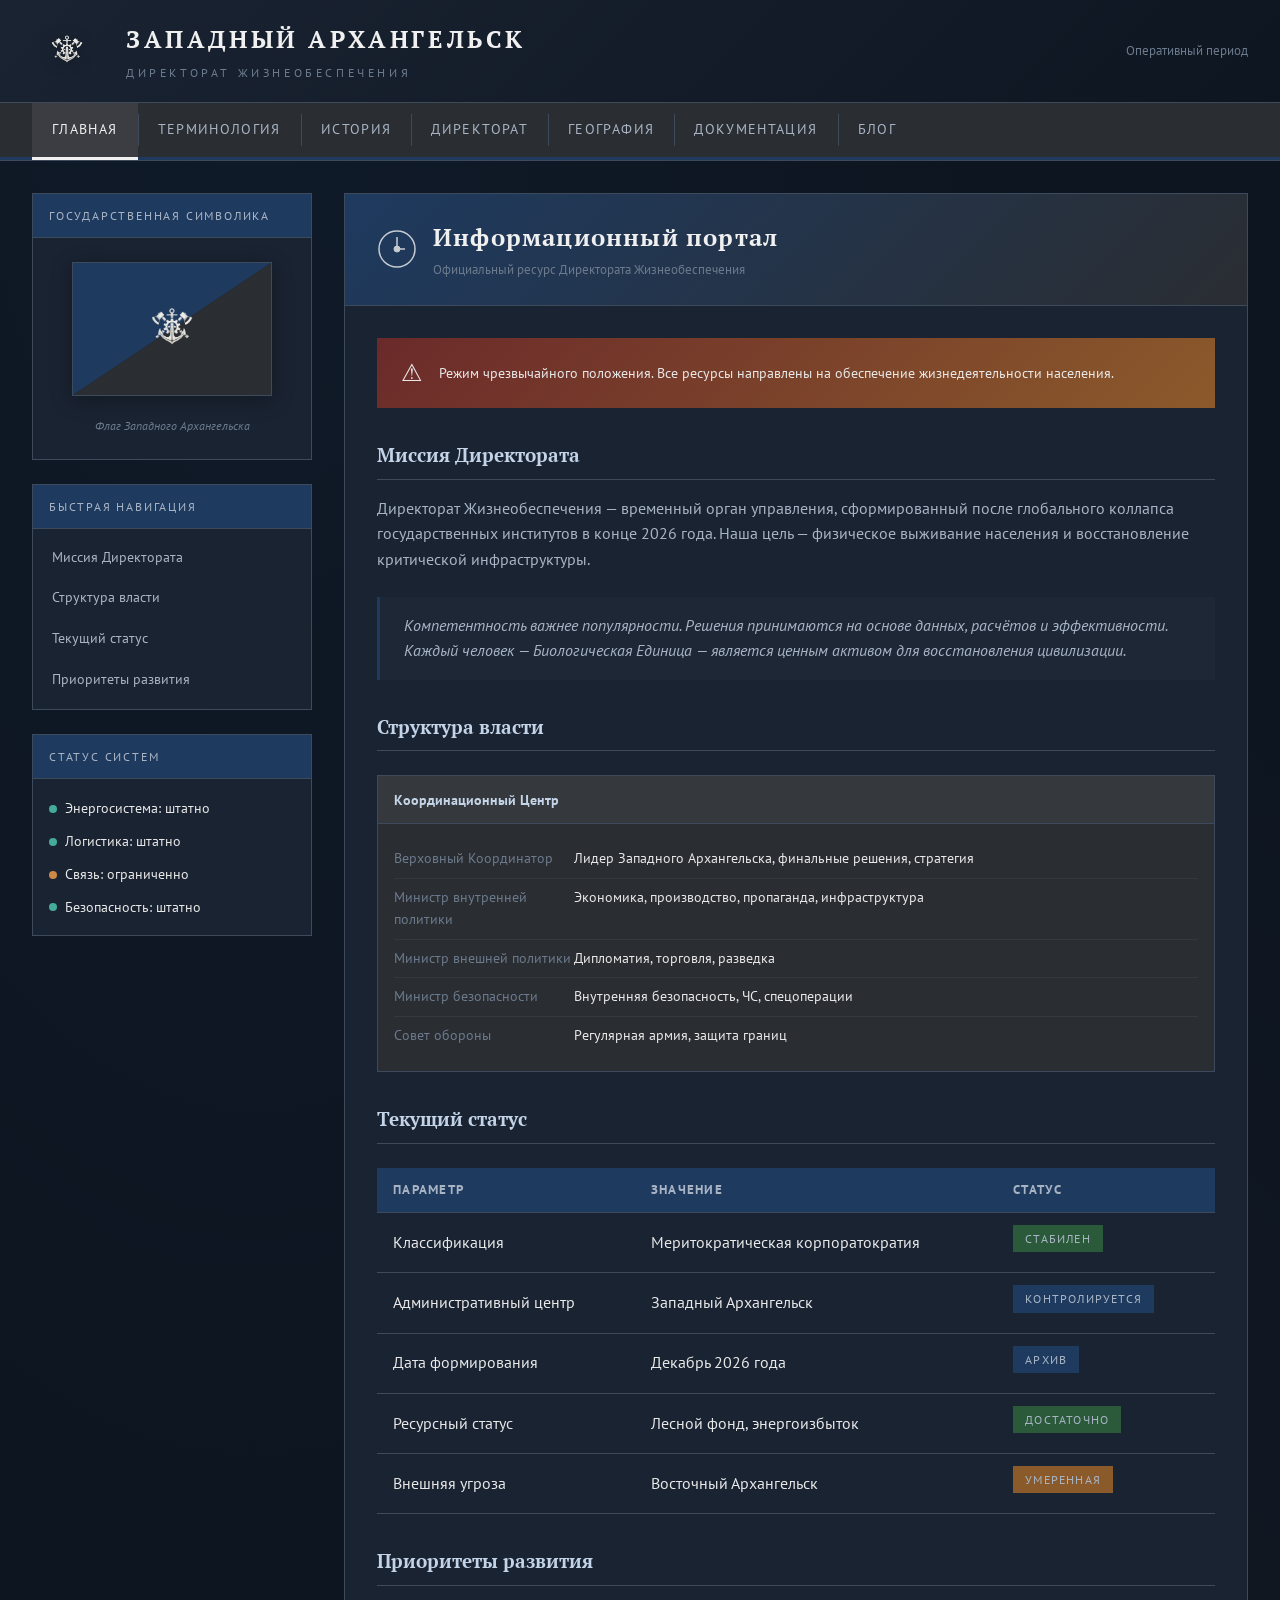
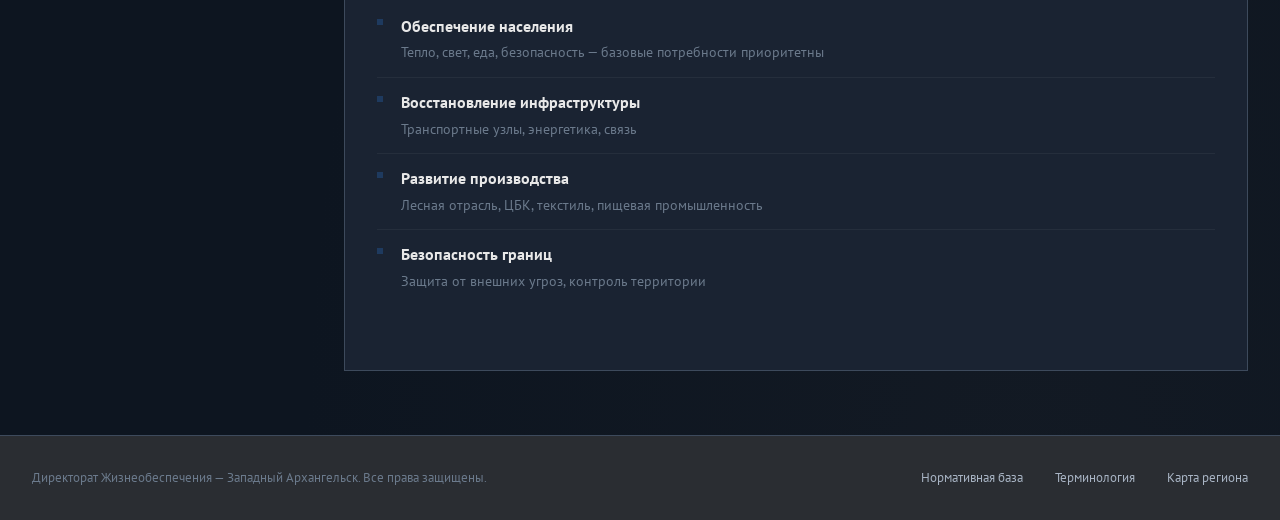
<file: index.html>
<!DOCTYPE html>
<html lang="ru">
<head>
    <meta charset="UTF-8">
    <meta name="viewport" content="width=device-width, initial-scale=1.0">
    <title>Директорат Жизнеобеспечения — Официальный портал</title>
    <link rel="stylesheet" href="style.css">
</head>
<body>
    <header class="header">
        <div class="header-top">
            <div class="logo-section">
                <img src="emblem.png" alt="Герб Западного Архангельска" class="emblem" onerror="this.outerHTML='<div class=\'emblem-placeholder\'>Герб ЗА</div>'">
                <div class="title-section">
                    <h1 class="main-title">Западный Архангельск</h1>
                    <span class="subtitle">Директорат Жизнеобеспечения</span>
                </div>
            </div>
            <div class="header-meta">
                <div>Оперативный период</div>
            </div>
        </div>
        <nav class="main-nav">
            <div class="nav-container">
                <a href="index.html" class="nav-item active">Главная</a>
                <a href="terms.html" class="nav-item">Терминология</a>
                <a href="history.html" class="nav-item">История</a>
                <a href="directorate.html" class="nav-item">Директорат</a>
                <a href="geography.html" class="nav-item">География</a>
                <a href="documents.html" class="nav-item">Документация</a>
                <a href="blog.html" class="nav-item">Блог</a>
            </div>
        </nav>
    </header>

    <main class="main-content">
        <aside class="sidebar">
            <div class="sidebar-section">
                <div class="sidebar-header">Государственная символика</div>
                <div class="flag-display">
                    <svg class="flag-svg" viewBox="0 0 300 200">
                        <defs>
                            <clipPath id="flagClip">
                                <rect x="0" y="0" width="300" height="200"/>
                            </clipPath>
                        </defs>
                        <g clip-path="url(#flagClip)">
                            <polygon points="0,0 300,0 0,200" fill="#1e3a5f"/>
                            <polygon points="300,0 300,200 0,200" fill="#2a2d32"/>
                            <image href="emblem.png" x="80" y="30" width="140" height="140" preserveAspectRatio="xMidYMid meet"/>
                        </g>
                    </svg>
                    <div class="flag-caption">Флаг Западного Архангельска</div>
                </div>
            </div>
            
            <div class="sidebar-section">
                <div class="sidebar-header">Быстрая навигация</div>
                <div class="sidebar-content">
                    <a href="#mission" class="sidebar-link">Миссия Директората</a>
                    <a href="#structure" class="sidebar-link">Структура власти</a>
                    <a href="#status" class="sidebar-link">Текущий статус</a>
                    <a href="#priorities" class="sidebar-link">Приоритеты развития</a>
                </div>
            </div>
            
            <div class="sidebar-section">
                <div class="sidebar-header">Статус систем</div>
                <div class="sidebar-content" style="padding: 1rem;">
                    <div class="status" style="margin-bottom: 0.5rem;">
                        <span class="status-dot active"></span>
                        <span style="font-size: 0.85rem;">Энергосистема: штатно</span>
                    </div>
                    <div class="status" style="margin-bottom: 0.5rem;">
                        <span class="status-dot active"></span>
                        <span style="font-size: 0.85rem;">Логистика: штатно</span>
                    </div>
                    <div class="status" style="margin-bottom: 0.5rem;">
                        <span class="status-dot warning"></span>
                        <span style="font-size: 0.85rem;">Связь: ограниченно</span>
                    </div>
                    <div class="status">
                        <span class="status-dot active"></span>
                        <span style="font-size: 0.85rem;">Безопасность: штатно</span>
                    </div>
                </div>
            </div>
        </aside>

        <div class="content-area">
            <div class="content-header">
                <svg class="content-icon" viewBox="0 0 40 40" fill="none" stroke="#f0f0f0">
                    <circle cx="20" cy="20" r="18" stroke-width="1.5"/>
                    <path d="M20 8 L20 20 L28 20" stroke-width="1.5"/>
                    <circle cx="20" cy="20" r="3" fill="#f0f0f0"/>
                </svg>
                <div>
                    <h1 class="content-title">Информационный портал</h1>
                    <div class="content-subtitle">Официальный ресурс Директората Жизнеобеспечения</div>
                </div>
            </div>
            
            <div class="content-body">
                <div class="warning-banner">
                    <span class="warning-icon">&#9888;</span>
                    <span class="warning-text">Режим чрезвычайного положения. Все ресурсы направлены на обеспечение жизнедеятельности населения.</span>
                </div>

                <section id="mission" class="section">
                    <h2 class="section-title">Миссия Директората</h2>
                    <p style="color: var(--text-secondary); margin-bottom: 1rem;">
                        Директорат Жизнеобеспечения — временный орган управления, сформированный после глобального коллапса государственных институтов в конце 2026 года. Наша цель — физическое выживание населения и восстановление критической инфраструктуры.
                    </p>
                    <div class="blockquote">
                        Компетентность важнее популярности. Решения принимаются на основе данных, расчётов и эффективности. Каждый человек — Биологическая Единица — является ценным активом для восстановления цивилизации.
                    </div>
                </section>

                <section id="structure" class="section">
                    <h2 class="section-title">Структура власти</h2>
                    <div class="info-box">
                        <div class="info-box-header">Координационный Центр</div>
                        <div class="info-box-content">
                            <div class="info-row">
                                <span class="info-label">Верховный Координатор</span>
                                <span class="info-value">Лидер Западного Архангельска, финальные решения, стратегия</span>
                            </div>
                            <div class="info-row">
                                <span class="info-label">Министр внутренней политики</span>
                                <span class="info-value">Экономика, производство, пропаганда, инфраструктура</span>
                            </div>
                            <div class="info-row">
                                <span class="info-label">Министр внешней политики</span>
                                <span class="info-value">Дипломатия, торговля, разведка</span>
                            </div>
                            <div class="info-row">
                                <span class="info-label">Министр безопасности</span>
                                <span class="info-value">Внутренняя безопасность, ЧС, спецоперации</span>
                            </div>
                            <div class="info-row">
                                <span class="info-label">Совет обороны</span>
                                <span class="info-value">Регулярная армия, защита границ</span>
                            </div>
                        </div>
                    </div>
                </section>

                <section id="status" class="section">
                    <h2 class="section-title">Текущий статус</h2>
                    <table class="data-table">
                        <thead>
                            <tr>
                                <th>Параметр</th>
                                <th>Значение</th>
                                <th>Статус</th>
                            </tr>
                        </thead>
                        <tbody>
                            <tr>
                                <td>Классификация</td>
                                <td>Меритократическая корпоратократия</td>
                                <td><span class="tag success">Стабилен</span></td>
                            </tr>
                            <tr>
                                <td>Административный центр</td>
                                <td>Западный Архангельск</td>
                                <td><span class="tag">Контролируется</span></td>
                            </tr>
                            <tr>
                                <td>Дата формирования</td>
                                <td>Декабрь 2026 года</td>
                                <td><span class="tag">Архив</span></td>
                            </tr>
                            <tr>
                                <td>Ресурсный статус</td>
                                <td>Лесной фонд, энергоизбыток</td>
                                <td><span class="tag success">Достаточно</span></td>
                            </tr>
                            <tr>
                                <td>Внешняя угроза</td>
                                <td>Восточный Архангельск</td>
                                <td><span class="tag warning">Умеренная</span></td>
                            </tr>
                        </tbody>
                    </table>
                </section>

                <section id="priorities" class="section">
                    <h2 class="section-title">Приоритеты развития</h2>
                    <ul class="styled-list">
                        <li>
                            <strong>Обеспечение населения</strong><br>
                            <span style="color: var(--text-muted); font-size: 0.9rem;">Тепло, свет, еда, безопасность — базовые потребности приоритетны</span>
                        </li>
                        <li>
                            <strong>Восстановление инфраструктуры</strong><br>
                            <span style="color: var(--text-muted); font-size: 0.9rem;">Транспортные узлы, энергетика, связь</span>
                        </li>
                        <li>
                            <strong>Развитие производства</strong><br>
                            <span style="color: var(--text-muted); font-size: 0.9rem;">Лесная отрасль, ЦБК, текстиль, пищевая промышленность</span>
                        </li>
                        <li>
                            <strong>Безопасность границ</strong><br>
                            <span style="color: var(--text-muted); font-size: 0.9rem;">Защита от внешних угроз, контроль территории</span>
                        </li>
                    </ul>
                </section>
            </div>
        </div>
    </main>

    <footer class="footer">
        <div class="footer-content">
            <div class="footer-text">
                Директорат Жизнеобеспечения — Западный Архангельск. Все права защищены.
            </div>
            <div class="footer-links">
                <a href="documents.html" class="footer-link">Нормативная база</a>
                <a href="terms.html" class="footer-link">Терминология</a>
                <a href="geography.html" class="footer-link">Карта региона</a>
            </div>
        </div>
    </footer>
</body>
</html>
</file>
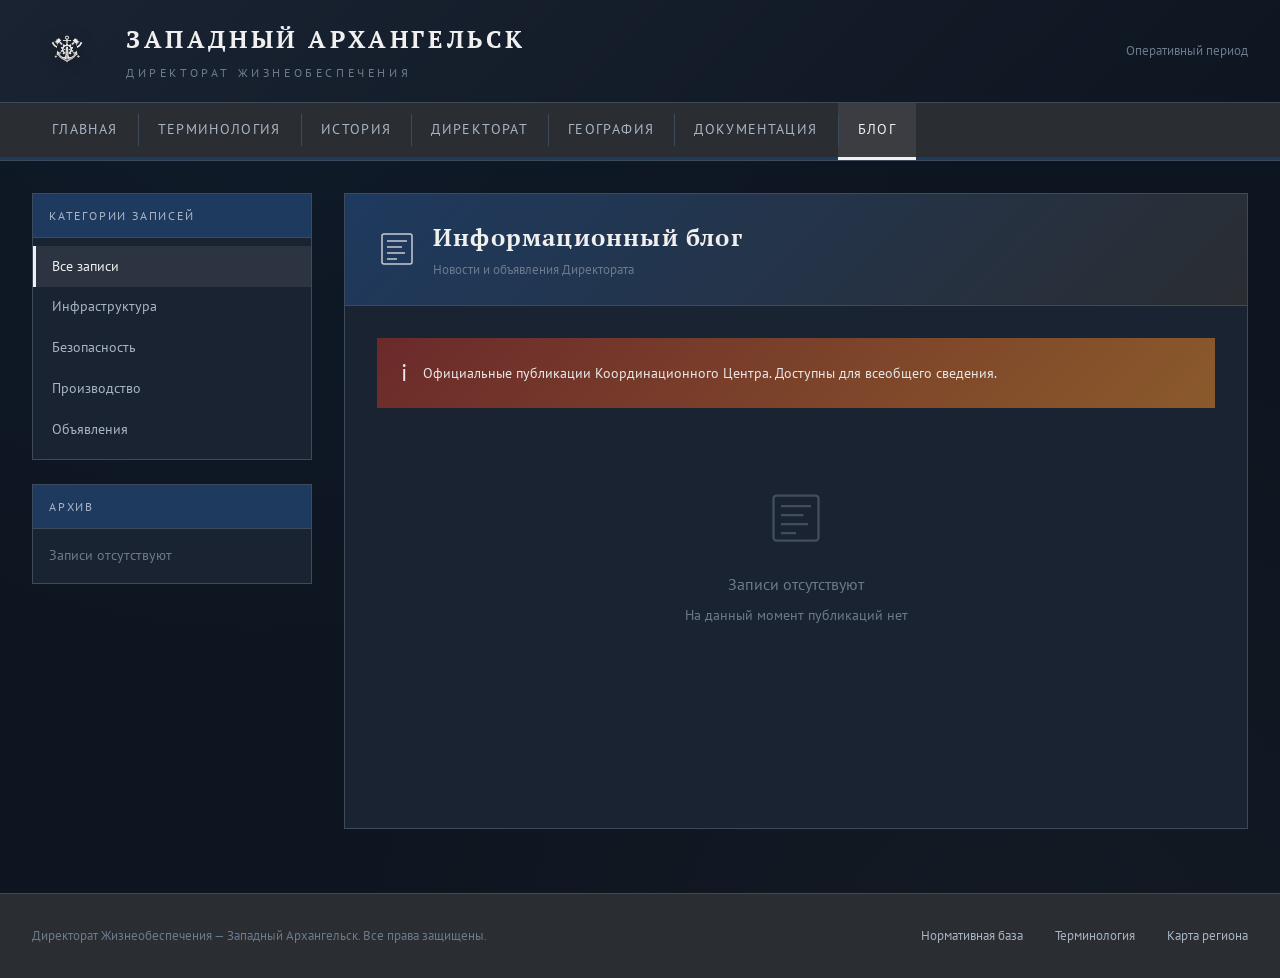
<file: blog.html>
<!DOCTYPE html>
<html lang="ru">
<head>
    <meta charset="UTF-8">
    <meta name="viewport" content="width=device-width, initial-scale=1.0">
    <title>Блог — Директорат Жизнеобеспечения</title>
    <link rel="stylesheet" href="style.css">
</head>
<body>
    <header class="header">
        <div class="header-top">
            <div class="logo-section">
                <img src="emblem.png" alt="Герб Западного Архангельска" class="emblem" onerror="this.outerHTML='<div class=\'emblem-placeholder\'>Герб ЗА</div>'">
                <div class="title-section">
                    <h1 class="main-title">Западный Архангельск</h1>
                    <span class="subtitle">Директорат Жизнеобеспечения</span>
                </div>
            </div>
            <div class="header-meta">
                <div>Оперативный период</div>
            </div>
        </div>
        <nav class="main-nav">
            <div class="nav-container">
                <a href="index.html" class="nav-item">Главная</a>
                <a href="terms.html" class="nav-item">Терминология</a>
                <a href="history.html" class="nav-item">История</a>
                <a href="directorate.html" class="nav-item">Директорат</a>
                <a href="geography.html" class="nav-item">География</a>
                <a href="documents.html" class="nav-item">Документация</a>
                <a href="blog.html" class="nav-item active">Блог</a>
            </div>
        </nav>
    </header>

    <main class="main-content">
        <aside class="sidebar">
            <div class="sidebar-section">
                <div class="sidebar-header">Категории записей</div>
                <div class="sidebar-content">
                    <a href="#" class="sidebar-link active">Все записи</a>
                    <a href="#" class="sidebar-link">Инфраструктура</a>
                    <a href="#" class="sidebar-link">Безопасность</a>
                    <a href="#" class="sidebar-link">Производство</a>
                    <a href="#" class="sidebar-link">Объявления</a>
                </div>
            </div>
            
            <div class="sidebar-section">
                <div class="sidebar-header">Архив</div>
                <div class="sidebar-content" style="padding: 1rem;">
                    <div style="font-size: 0.85rem; color: var(--text-muted);">
                        <p>Записи отсутствуют</p>
                    </div>
                </div>
            </div>
        </aside>

        <div class="content-area">
            <div class="content-header">
                <svg class="content-icon" viewBox="0 0 40 40" fill="none" stroke="#f0f0f0">
                    <rect x="5" y="5" width="30" height="30" rx="2" stroke-width="1.5"/>
                    <path d="M10 12 L30 12 M10 18 L25 18 M10 24 L28 24 M10 30 L20 30" stroke-width="1.5"/>
                </svg>
                <div>
                    <h1 class="content-title">Информационный блог</h1>
                    <div class="content-subtitle">Новости и объявления Директората</div>
                </div>
            </div>
            
            <div class="content-body">
                <div class="warning-banner" style="margin-bottom: 2rem;">
                    <span class="warning-icon">i</span>
                    <span class="warning-text">Официальные публикации Координационного Центра. Доступны для всеобщего сведения.</span>
                </div>

                <div style="text-align: center; padding: 3rem 1rem; color: var(--text-muted);">
                    <svg width="60" height="60" viewBox="0 0 40 40" fill="none" stroke="currentColor" opacity="0.5" style="margin-bottom: 1rem;">
                        <rect x="5" y="5" width="30" height="30" rx="2" stroke-width="1.5"/>
                        <path d="M10 12 L30 12 M10 18 L25 18 M10 24 L28 24 M10 30 L20 30" stroke-width="1.5"/>
                    </svg>
                    <p style="font-size: 1rem;">Записи отсутствуют</p>
                    <p style="font-size: 0.85rem; margin-top: 0.5rem;">На данный момент публикаций нет</p>
                </div>

                <!-- 
                ╔══════════════════════════════════════════════════════════════╗
                ║                    ШАБЛОН ПОСТА БЛОГА                         ║
                ║  Скопируйте код ниже и вставьте перед комментарием шаблона    ║
                ╚══════════════════════════════════════════════════════════════╝
                
                <article class="blog-post">
                    <div class="blog-post-header">
                        <a href="post-NAME.html" class="blog-post-title">ЗАГОЛОВОК ПОСТА</a>
                        <div class="blog-post-meta">
                            <span>ДАТА (например: 15 января 2027)</span>
                            <span>АВТОР (например: Министерство внутренней политики)</span>
                        </div>
                    </div>
                    <div class="blog-post-body">
                        ТЕКСТ ПОСТА. Краткое описание или первые абзацы записи. 
                        Рекомендуется 2-3 предложения для анонса.
                    </div>
                    <div class="blog-post-footer">
                        <span class="blog-tag">КАТЕГОРИЯ</span>
                        <a href="post-NAME.html" class="read-more">Читать далее →</a>
                    </div>
                </article>
                
                ════════════════════════════════════════════════════════════════
                Категории для тегов:
                - Инфраструктура
                - Безопасность
                - Производство
                - Объявления
                ════════════════════════════════════════════════════════════════
                -->

            </div>
        </div>
    </main>

    <footer class="footer">
        <div class="footer-content">
            <div class="footer-text">
                Директорат Жизнеобеспечения — Западный Архангельск. Все права защищены.
            </div>
            <div class="footer-links">
                <a href="documents.html" class="footer-link">Нормативная база</a>
                <a href="terms.html" class="footer-link">Терминология</a>
                <a href="geography.html" class="footer-link">Карта региона</a>
            </div>
        </div>
    </footer>
</body>
</html>
</file>
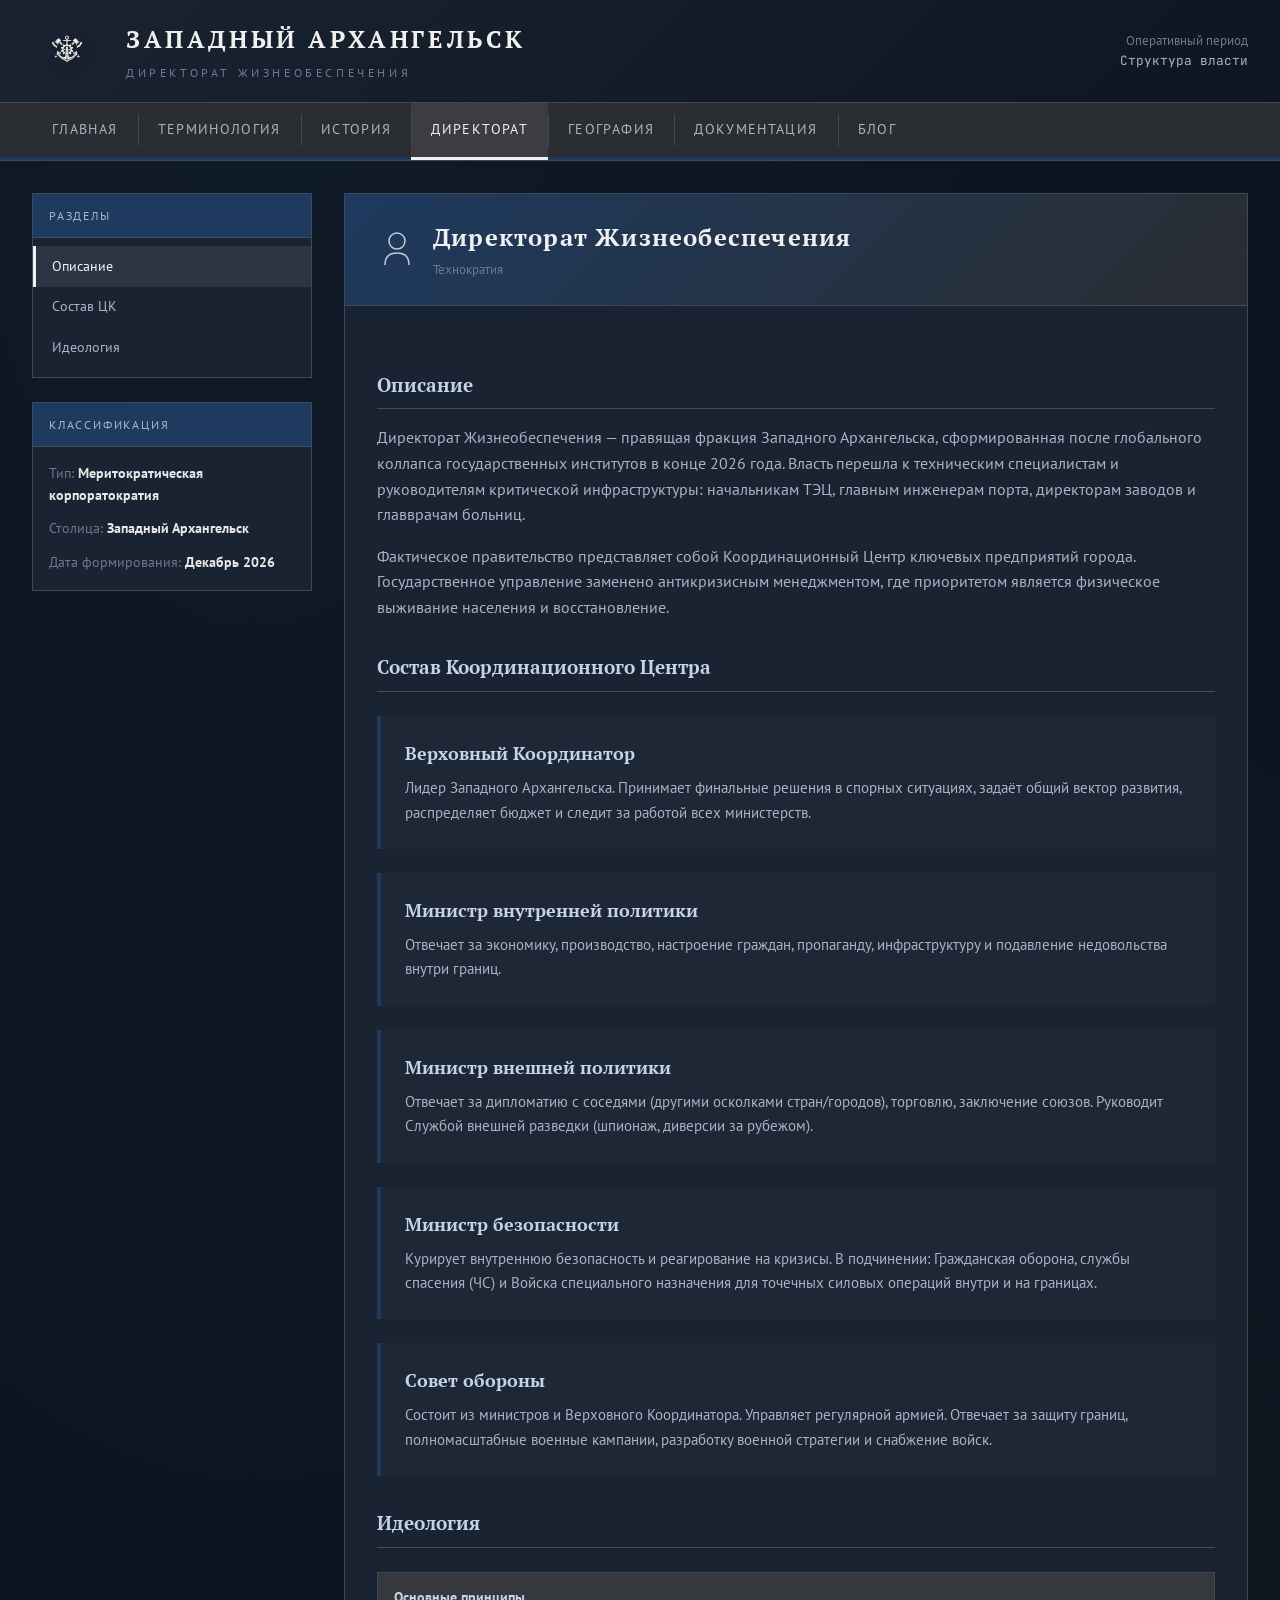
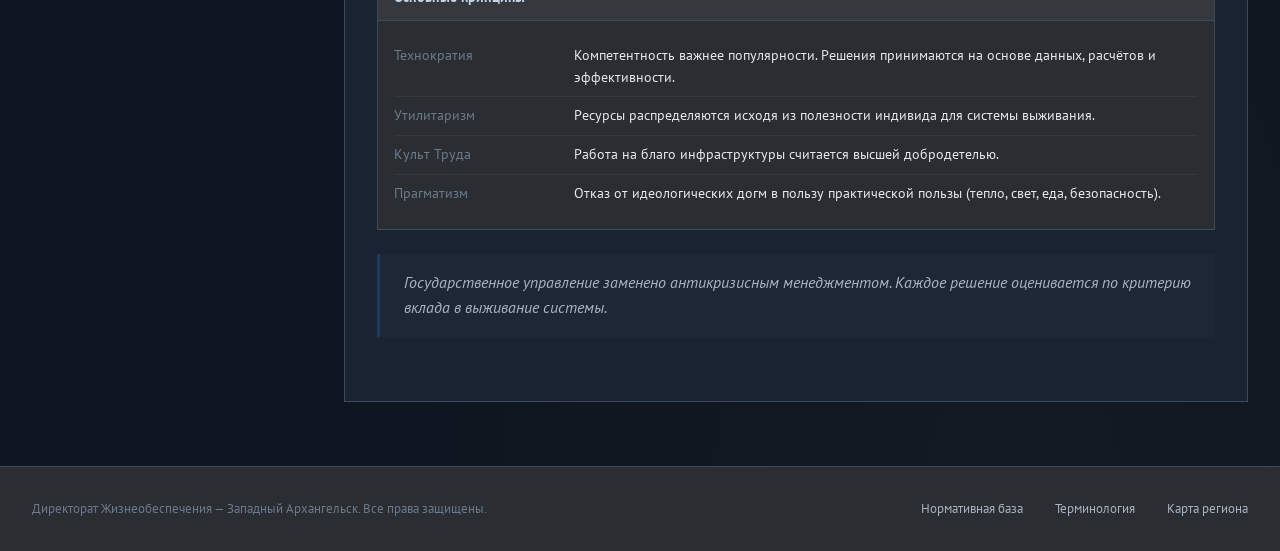
<file: directorate.html>
<!DOCTYPE html>
<html lang="ru">
<head>
    <meta charset="UTF-8">
    <meta name="viewport" content="width=device-width, initial-scale=1.0">
    <title>Директорат — Западный Архангельск</title>
    <link rel="stylesheet" href="style.css">
</head>
<body>
    <header class="header">
        <div class="header-top">
            <div class="logo-section">
                <img src="emblem.png" alt="Герб Западного Архангельска" class="emblem" onerror="this.outerHTML='<div class=\'emblem-placeholder\'>Герб ЗА</div>'">
                <div class="title-section">
                    <h1 class="main-title">Западный Архангельск</h1>
                    <span class="subtitle">Директорат Жизнеобеспечения</span>
                </div>
            </div>
            <div class="header-meta">
                <div>Оперативный период</div>
                <div class="date">Структура власти</div>
            </div>
        </div>
        <nav class="main-nav">
            <div class="nav-container">
                <a href="index.html" class="nav-item">Главная</a>
                <a href="terms.html" class="nav-item">Терминология</a>
                <a href="history.html" class="nav-item">История</a>
                <a href="directorate.html" class="nav-item active">Директорат</a>
                <a href="geography.html" class="nav-item">География</a>
                <a href="documents.html" class="nav-item">Документация</a>
                <a href="blog.html" class="nav-item">Блог</a>
            </div>
        </nav>
    </header>

    <main class="main-content">
        <aside class="sidebar">
            <div class="sidebar-section">
                <div class="sidebar-header">Разделы</div>
                <div class="sidebar-content">
                    <a href="#description" class="sidebar-link active">Описание</a>
                    <a href="#structure" class="sidebar-link">Состав ЦК</a>
                    <a href="#ideology" class="sidebar-link">Идеология</a>
                </div>
            </div>
            
            <div class="sidebar-section">
                <div class="sidebar-header">Классификация</div>
                <div class="sidebar-content" style="padding: 1rem;">
                    <div style="font-size: 0.85rem; color: var(--text-muted);">
                        <p>Тип: <strong style="color: var(--text-primary);">Меритократическая корпоратократия</strong></p>
                        <p style="margin-top: 0.75rem;">Столица: <strong style="color: var(--text-primary);">Западный Архангельск</strong></p>
                        <p style="margin-top: 0.75rem;">Дата формирования: <strong style="color: var(--text-primary);">Декабрь 2026</strong></p>
                    </div>
                </div>
            </div>
        </aside>

        <div class="content-area">
            <div class="content-header">
                <svg class="content-icon" viewBox="0 0 40 40" fill="none" stroke="#f0f0f0">
                    <circle cx="20" cy="12" r="8" stroke-width="1.5"/>
                    <path d="M8 36 Q8 24 20 24 Q32 24 32 36" stroke-width="1.5"/>
                </svg>
                <div>
                    <h1 class="content-title">Директорат Жизнеобеспечения</h1>
                    <div class="content-subtitle">Технократия</div>
                </div>
            </div>
            
            <div class="content-body">
                <section id="description" class="section">
                    <h2 class="section-title">Описание</h2>
                    <p style="color: var(--text-secondary); margin-bottom: 1rem;">
                        Директорат Жизнеобеспечения — правящая фракция Западного Архангельска, сформированная после глобального коллапса государственных институтов в конце 2026 года. Власть перешла к техническим специалистам и руководителям критической инфраструктуры: начальникам ТЭЦ, главным инженерам порта, директорам заводов и главврачам больниц.
                    </p>
                    <p style="color: var(--text-secondary);">
                        Фактическое правительство представляет собой Координационный Центр ключевых предприятий города. Государственное управление заменено антикризисным менеджментом, где приоритетом является физическое выживание населения и восстановление.
                    </p>
                </section>

                <section id="structure" class="section">
                    <h2 class="section-title">Состав Координационного Центра</h2>
                    
                    <div class="term-block">
                        <div class="term-title">Верховный Координатор</div>
                        <div class="term-definition">
                            Лидер Западного Архангельска. Принимает финальные решения в спорных ситуациях, задаёт общий вектор развития, распределяет бюджет и следит за работой всех министерств.
                        </div>
                    </div>

                    <div class="term-block">
                        <div class="term-title">Министр внутренней политики</div>
                        <div class="term-definition">
                            Отвечает за экономику, производство, настроение граждан, пропаганду, инфраструктуру и подавление недовольства внутри границ.
                        </div>
                    </div>

                    <div class="term-block">
                        <div class="term-title">Министр внешней политики</div>
                        <div class="term-definition">
                            Отвечает за дипломатию с соседями (другими осколками стран/городов), торговлю, заключение союзов. Руководит Службой внешней разведки (шпионаж, диверсии за рубежом).
                        </div>
                    </div>

                    <div class="term-block">
                        <div class="term-title">Министр безопасности</div>
                        <div class="term-definition">
                            Курирует внутреннюю безопасность и реагирование на кризисы. В подчинении: Гражданская оборона, службы спасения (ЧС) и Войска специального назначения для точечных силовых операций внутри и на границах.
                        </div>
                    </div>

                    <div class="term-block">
                        <div class="term-title">Совет обороны</div>
                        <div class="term-definition">
                            Состоит из министров и Верховного Координатора. Управляет регулярной армией. Отвечает за защиту границ, полномасштабные военные кампании, разработку военной стратегии и снабжение войск.
                        </div>
                    </div>
                </section>

                <section id="ideology" class="section">
                    <h2 class="section-title">Идеология</h2>
                    
                    <div class="info-box">
                        <div class="info-box-header">Основные принципы</div>
                        <div class="info-box-content">
                            <div class="info-row">
                                <span class="info-label">Технократия</span>
                                <span class="info-value">Компетентность важнее популярности. Решения принимаются на основе данных, расчётов и эффективности.</span>
                            </div>
                            <div class="info-row">
                                <span class="info-label">Утилитаризм</span>
                                <span class="info-value">Ресурсы распределяются исходя из полезности индивида для системы выживания.</span>
                            </div>
                            <div class="info-row">
                                <span class="info-label">Культ Труда</span>
                                <span class="info-value">Работа на благо инфраструктуры считается высшей добродетелью.</span>
                            </div>
                            <div class="info-row">
                                <span class="info-label">Прагматизм</span>
                                <span class="info-value">Отказ от идеологических догм в пользу практической пользы (тепло, свет, еда, безопасность).</span>
                            </div>
                        </div>
                    </div>

                    <div class="blockquote" style="margin-top: 1.5rem;">
                        Государственное управление заменено антикризисным менеджментом. Каждое решение оценивается по критерию вклада в выживание системы.
                    </div>
                </section>
            </div>
        </div>
    </main>

    <footer class="footer">
        <div class="footer-content">
            <div class="footer-text">
                Директорат Жизнеобеспечения — Западный Архангельск. Все права защищены.
            </div>
            <div class="footer-links">
                <a href="documents.html" class="footer-link">Нормативная база</a>
                <a href="terms.html" class="footer-link">Терминология</a>
                <a href="geography.html" class="footer-link">Карта региона</a>
            </div>
        </div>
    </footer>
</body>
</html>
</file>
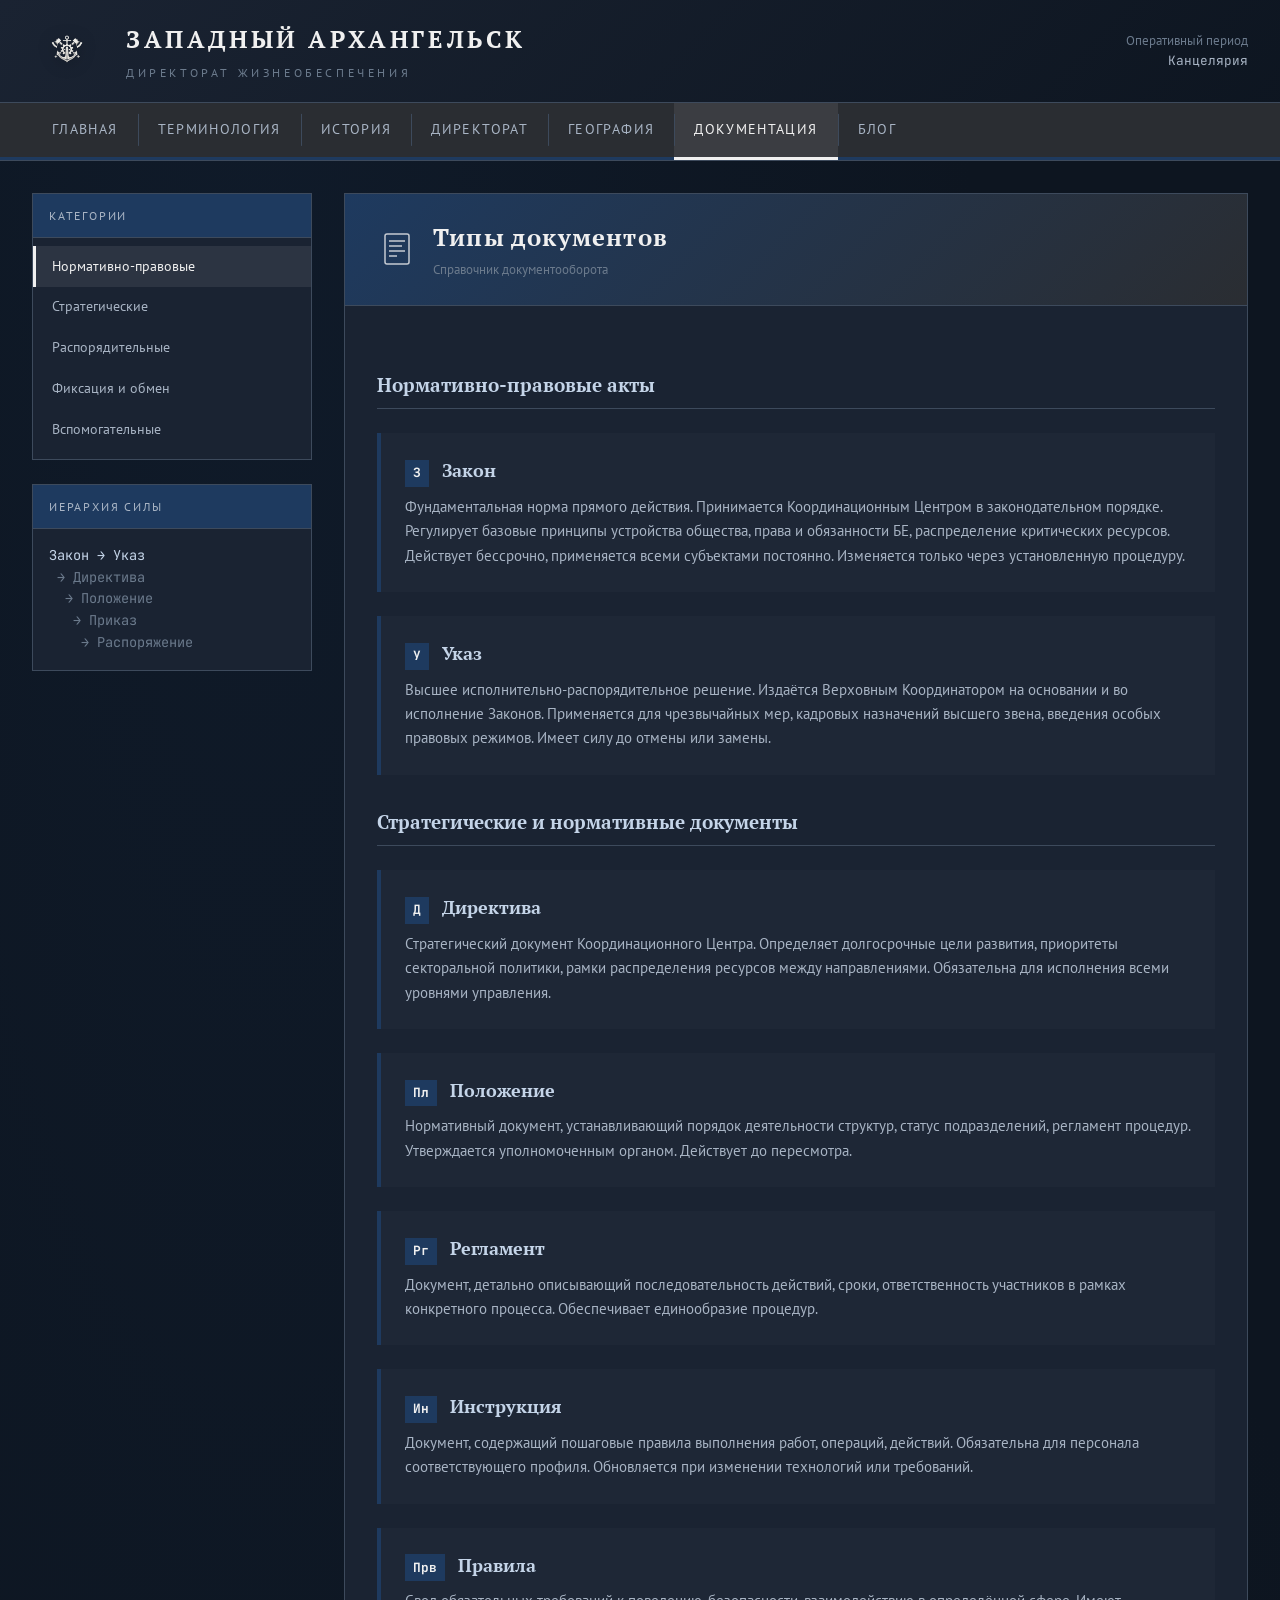
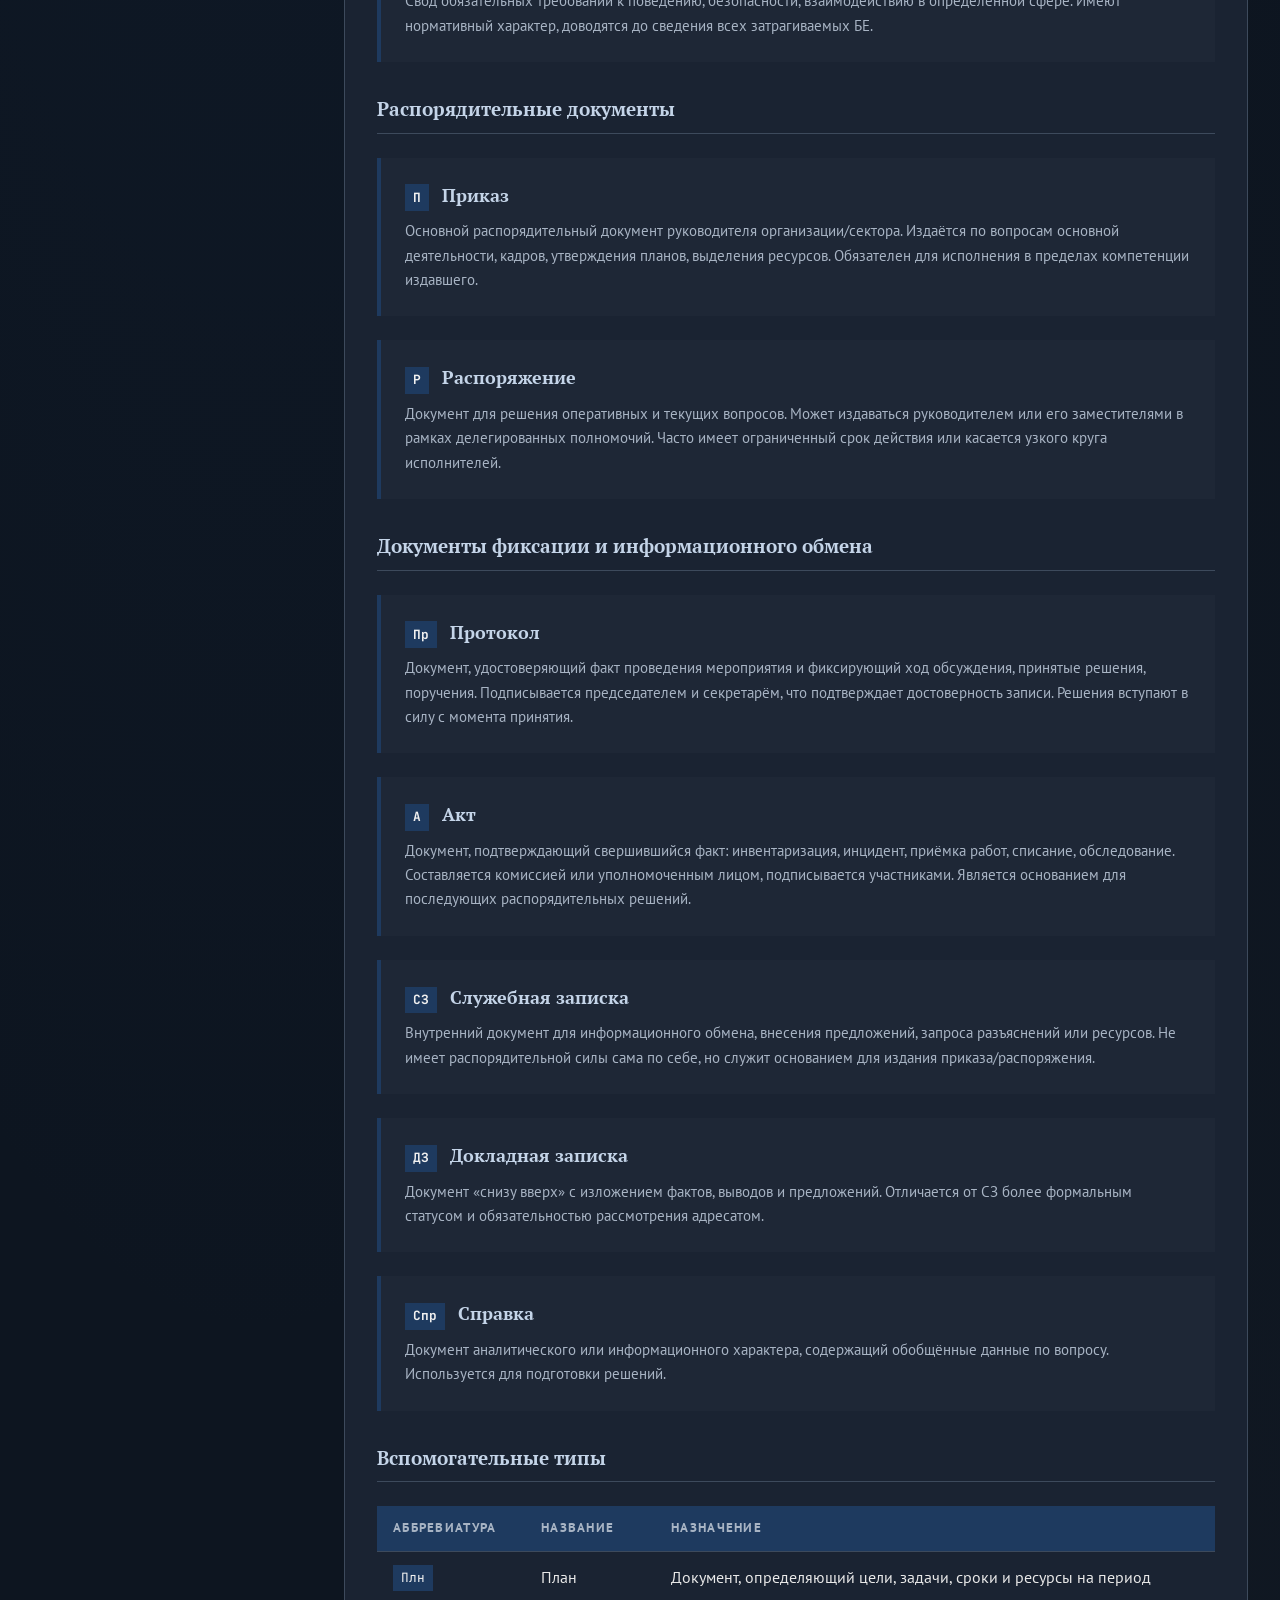
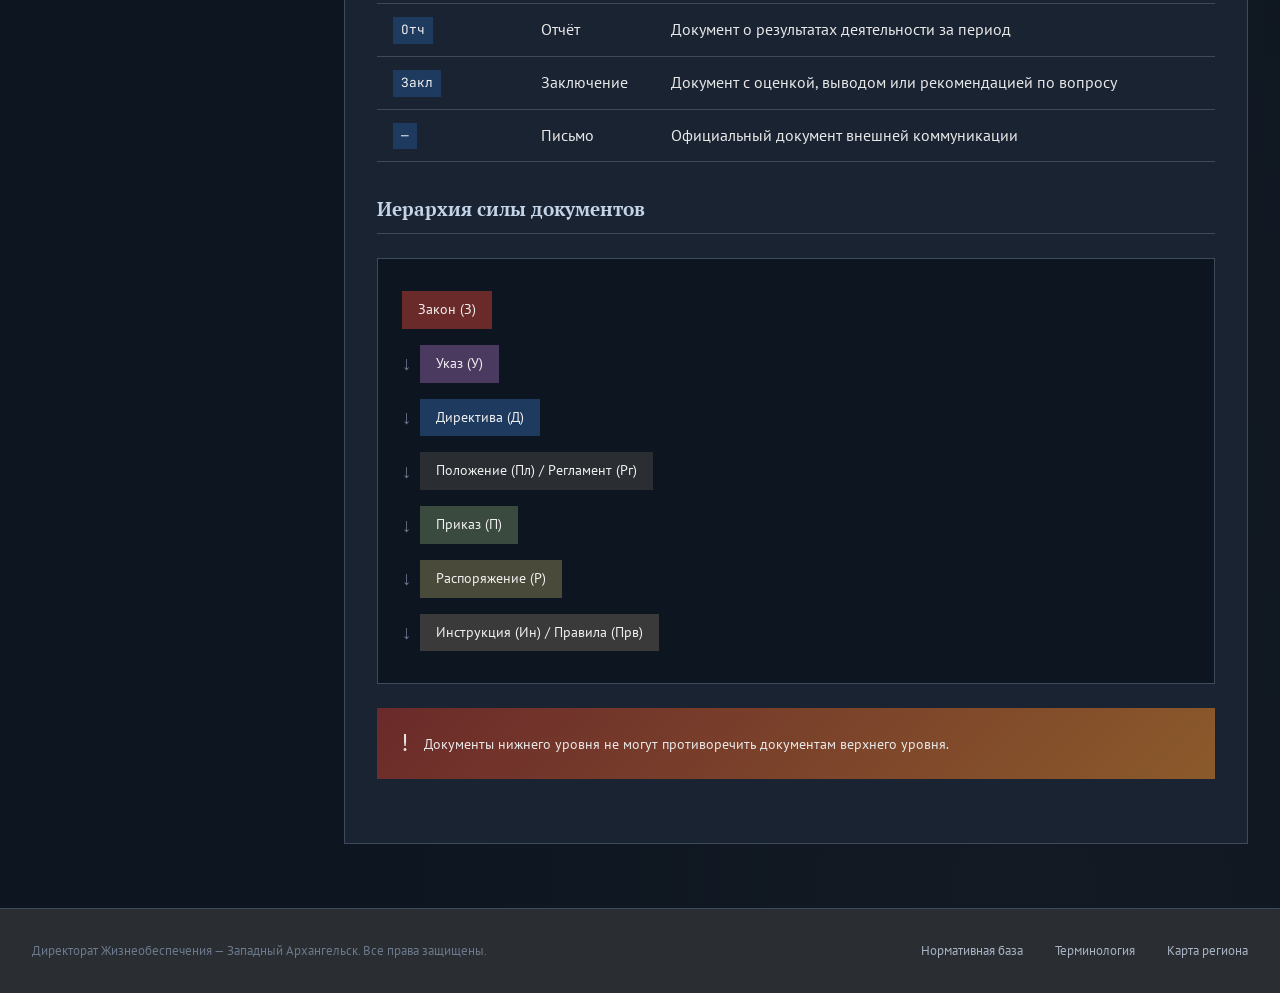
<file: documents.html>
<!DOCTYPE html>
<html lang="ru">
<head>
    <meta charset="UTF-8">
    <meta name="viewport" content="width=device-width, initial-scale=1.0">
    <title>Документация — Директорат Жизнеобеспечения</title>
    <link rel="stylesheet" href="style.css">
</head>
<body>
    <header class="header">
        <div class="header-top">
            <div class="logo-section">
                <img src="emblem.png" alt="Герб Западного Архангельска" class="emblem" onerror="this.outerHTML='<div class=\'emblem-placeholder\'>Герб ЗА</div>'">
                <div class="title-section">
                    <h1 class="main-title">Западный Архангельск</h1>
                    <span class="subtitle">Директорат Жизнеобеспечения</span>
                </div>
            </div>
            <div class="header-meta">
                <div>Оперативный период</div>
                <div class="date">Канцелярия</div>
            </div>
        </div>
        <nav class="main-nav">
            <div class="nav-container">
                <a href="index.html" class="nav-item">Главная</a>
                <a href="terms.html" class="nav-item">Терминология</a>
                <a href="history.html" class="nav-item">История</a>
                <a href="directorate.html" class="nav-item">Директорат</a>
                <a href="geography.html" class="nav-item">География</a>
                <a href="documents.html" class="nav-item active">Документация</a>
                <a href="blog.html" class="nav-item">Блог</a>
            </div>
        </nav>
    </header>

    <main class="main-content">
        <aside class="sidebar">
            <div class="sidebar-section">
                <div class="sidebar-header">Категории</div>
                <div class="sidebar-content">
                    <a href="#normative" class="sidebar-link active">Нормативно-правовые</a>
                    <a href="#strategic" class="sidebar-link">Стратегические</a>
                    <a href="#administrative" class="sidebar-link">Распорядительные</a>
                    <a href="#reporting" class="sidebar-link">Фиксация и обмен</a>
                    <a href="#auxiliary" class="sidebar-link">Вспомогательные</a>
                </div>
            </div>
            
            <div class="sidebar-section">
                <div class="sidebar-header">Иерархия силы</div>
                <div class="sidebar-content" style="padding: 1rem;">
                    <div style="font-size: 0.85rem; font-family: 'JetBrains Mono', monospace; color: var(--text-muted);">
                        <div style="color: var(--highlight);">Закон → Указ</div>
                        <div style="margin-left: 0.5rem;">→ Директива</div>
                        <div style="margin-left: 1rem;">→ Положение</div>
                        <div style="margin-left: 1.5rem;">→ Приказ</div>
                        <div style="margin-left: 2rem;">→ Распоряжение</div>
                    </div>
                </div>
            </div>
        </aside>

        <div class="content-area">
            <div class="content-header">
                <svg class="content-icon" viewBox="0 0 40 40" fill="none" stroke="#f0f0f0">
                    <rect x="8" y="5" width="24" height="30" rx="2" stroke-width="1.5"/>
                    <path d="M12 12 L28 12 M12 17 L25 17 M12 22 L28 22 M12 27 L20 27" stroke-width="1.5"/>
                </svg>
                <div>
                    <h1 class="content-title">Типы документов</h1>
                    <div class="content-subtitle">Справочник документооборота</div>
                </div>
            </div>
            
            <div class="content-body">
                <section id="normative" class="section">
                    <h2 class="section-title">Нормативно-правовые акты</h2>
                    
                    <div class="term-block">
                        <div class="term-title">
                            <span class="term-abbreviation">З</span>
                            Закон
                        </div>
                        <div class="term-definition">
                            Фундаментальная норма прямого действия. Принимается Координационным Центром в законодательном порядке. Регулирует базовые принципы устройства общества, права и обязанности БЕ, распределение критических ресурсов. Действует бессрочно, применяется всеми субъектами постоянно. Изменяется только через установленную процедуру.
                        </div>
                    </div>

                    <div class="term-block">
                        <div class="term-title">
                            <span class="term-abbreviation">У</span>
                            Указ
                        </div>
                        <div class="term-definition">
                            Высшее исполнительно-распорядительное решение. Издаётся Верховным Координатором на основании и во исполнение Законов. Применяется для чрезвычайных мер, кадровых назначений высшего звена, введения особых правовых режимов. Имеет силу до отмены или замены.
                        </div>
                    </div>
                </section>

                <section id="strategic" class="section">
                    <h2 class="section-title">Стратегические и нормативные документы</h2>
                    
                    <div class="term-block">
                        <div class="term-title">
                            <span class="term-abbreviation">Д</span>
                            Директива
                        </div>
                        <div class="term-definition">
                            Стратегический документ Координационного Центра. Определяет долгосрочные цели развития, приоритеты секторальной политики, рамки распределения ресурсов между направлениями. Обязательна для исполнения всеми уровнями управления.
                        </div>
                    </div>

                    <div class="term-block">
                        <div class="term-title">
                            <span class="term-abbreviation">Пл</span>
                            Положение
                        </div>
                        <div class="term-definition">
                            Нормативный документ, устанавливающий порядок деятельности структур, статус подразделений, регламент процедур. Утверждается уполномоченным органом. Действует до пересмотра.
                        </div>
                    </div>

                    <div class="term-block">
                        <div class="term-title">
                            <span class="term-abbreviation">Рг</span>
                            Регламент
                        </div>
                        <div class="term-definition">
                            Документ, детально описывающий последовательность действий, сроки, ответственность участников в рамках конкретного процесса. Обеспечивает единообразие процедур.
                        </div>
                    </div>

                    <div class="term-block">
                        <div class="term-title">
                            <span class="term-abbreviation">Ин</span>
                            Инструкция
                        </div>
                        <div class="term-definition">
                            Документ, содержащий пошаговые правила выполнения работ, операций, действий. Обязательна для персонала соответствующего профиля. Обновляется при изменении технологий или требований.
                        </div>
                    </div>

                    <div class="term-block">
                        <div class="term-title">
                            <span class="term-abbreviation">Прв</span>
                            Правила
                        </div>
                        <div class="term-definition">
                            Свод обязательных требований к поведению, безопасности, взаимодействию в определённой сфере. Имеют нормативный характер, доводятся до сведения всех затрагиваемых БЕ.
                        </div>
                    </div>
                </section>

                <section id="administrative" class="section">
                    <h2 class="section-title">Распорядительные документы</h2>
                    
                    <div class="term-block">
                        <div class="term-title">
                            <span class="term-abbreviation">П</span>
                            Приказ
                        </div>
                        <div class="term-definition">
                            Основной распорядительный документ руководителя организации/сектора. Издаётся по вопросам основной деятельности, кадров, утверждения планов, выделения ресурсов. Обязателен для исполнения в пределах компетенции издавшего.
                        </div>
                    </div>

                    <div class="term-block">
                        <div class="term-title">
                            <span class="term-abbreviation">Р</span>
                            Распоряжение
                        </div>
                        <div class="term-definition">
                            Документ для решения оперативных и текущих вопросов. Может издаваться руководителем или его заместителями в рамках делегированных полномочий. Часто имеет ограниченный срок действия или касается узкого круга исполнителей.
                        </div>
                    </div>
                </section>

                <section id="reporting" class="section">
                    <h2 class="section-title">Документы фиксации и информационного обмена</h2>
                    
                    <div class="term-block">
                        <div class="term-title">
                            <span class="term-abbreviation">Пр</span>
                            Протокол
                        </div>
                        <div class="term-definition">
                            Документ, удостоверяющий факт проведения мероприятия и фиксирующий ход обсуждения, принятые решения, поручения. Подписывается председателем и секретарём, что подтверждает достоверность записи. Решения вступают в силу с момента принятия.
                        </div>
                    </div>

                    <div class="term-block">
                        <div class="term-title">
                            <span class="term-abbreviation">А</span>
                            Акт
                        </div>
                        <div class="term-definition">
                            Документ, подтверждающий свершившийся факт: инвентаризация, инцидент, приёмка работ, списание, обследование. Составляется комиссией или уполномоченным лицом, подписывается участниками. Является основанием для последующих распорядительных решений.
                        </div>
                    </div>

                    <div class="term-block">
                        <div class="term-title">
                            <span class="term-abbreviation">СЗ</span>
                            Служебная записка
                        </div>
                        <div class="term-definition">
                            Внутренний документ для информационного обмена, внесения предложений, запроса разъяснений или ресурсов. Не имеет распорядительной силы сама по себе, но служит основанием для издания приказа/распоряжения.
                        </div>
                    </div>

                    <div class="term-block">
                        <div class="term-title">
                            <span class="term-abbreviation">ДЗ</span>
                            Докладная записка
                        </div>
                        <div class="term-definition">
                            Документ «снизу вверх» с изложением фактов, выводов и предложений. Отличается от СЗ более формальным статусом и обязательностью рассмотрения адресатом.
                        </div>
                    </div>

                    <div class="term-block">
                        <div class="term-title">
                            <span class="term-abbreviation">Спр</span>
                            Справка
                        </div>
                        <div class="term-definition">
                            Документ аналитического или информационного характера, содержащий обобщённые данные по вопросу. Используется для подготовки решений.
                        </div>
                    </div>
                </section>

                <section id="auxiliary" class="section">
                    <h2 class="section-title">Вспомогательные типы</h2>
                    
                    <table class="data-table">
                        <thead>
                            <tr>
                                <th>Аббревиатура</th>
                                <th>Название</th>
                                <th>Назначение</th>
                            </tr>
                        </thead>
                        <tbody>
                            <tr>
                                <td><span class="term-abbreviation">Плн</span></td>
                                <td>План</td>
                                <td>Документ, определяющий цели, задачи, сроки и ресурсы на период</td>
                            </tr>
                            <tr>
                                <td><span class="term-abbreviation">Отч</span></td>
                                <td>Отчёт</td>
                                <td>Документ о результатах деятельности за период</td>
                            </tr>
                            <tr>
                                <td><span class="term-abbreviation">Закл</span></td>
                                <td>Заключение</td>
                                <td>Документ с оценкой, выводом или рекомендацией по вопросу</td>
                            </tr>
                            <tr>
                                <td><span class="term-abbreviation">—</span></td>
                                <td>Письмо</td>
                                <td>Официальный документ внешней коммуникации</td>
                            </tr>
                        </tbody>
                    </table>
                </section>

                <section class="section">
                    <h2 class="section-title">Иерархия силы документов</h2>
                    <div class="hierarchy">
                        <div class="hierarchy-level">
                            <span class="hierarchy-item" style="background: var(--danger);">Закон (З)</span>
                        </div>
                        <div class="hierarchy-level">
                            <span class="hierarchy-arrow">↓</span>
                            <span class="hierarchy-item" style="background: #4a3a5f;">Указ (У)</span>
                        </div>
                        <div class="hierarchy-level">
                            <span class="hierarchy-arrow">↓</span>
                            <span class="hierarchy-item">Директива (Д)</span>
                        </div>
                        <div class="hierarchy-level">
                            <span class="hierarchy-arrow">↓</span>
                            <span class="hierarchy-item" style="background: var(--accent-graphite);">Положение (Пл) / Регламент (Рг)</span>
                        </div>
                        <div class="hierarchy-level">
                            <span class="hierarchy-arrow">↓</span>
                            <span class="hierarchy-item" style="background: #3a4a3f;">Приказ (П)</span>
                        </div>
                        <div class="hierarchy-level">
                            <span class="hierarchy-arrow">↓</span>
                            <span class="hierarchy-item" style="background: #4a4a3a;">Распоряжение (Р)</span>
                        </div>
                        <div class="hierarchy-level">
                            <span class="hierarchy-arrow">↓</span>
                            <span class="hierarchy-item" style="background: #3a3a3a;">Инструкция (Ин) / Правила (Прв)</span>
                        </div>
                    </div>
                    
                    <div class="warning-banner" style="margin-top: 1.5rem;">
                        <span class="warning-icon">!</span>
                        <span class="warning-text">Документы нижнего уровня не могут противоречить документам верхнего уровня.</span>
                    </div>
                </section>
            </div>
        </div>
    </main>

    <footer class="footer">
        <div class="footer-content">
            <div class="footer-text">
                Директорат Жизнеобеспечения — Западный Архангельск. Все права защищены.
            </div>
            <div class="footer-links">
                <a href="documents.html" class="footer-link">Нормативная база</a>
                <a href="terms.html" class="footer-link">Терминология</a>
                <a href="geography.html" class="footer-link">Карта региона</a>
            </div>
        </div>
    </footer>
</body>
</html>
</file>
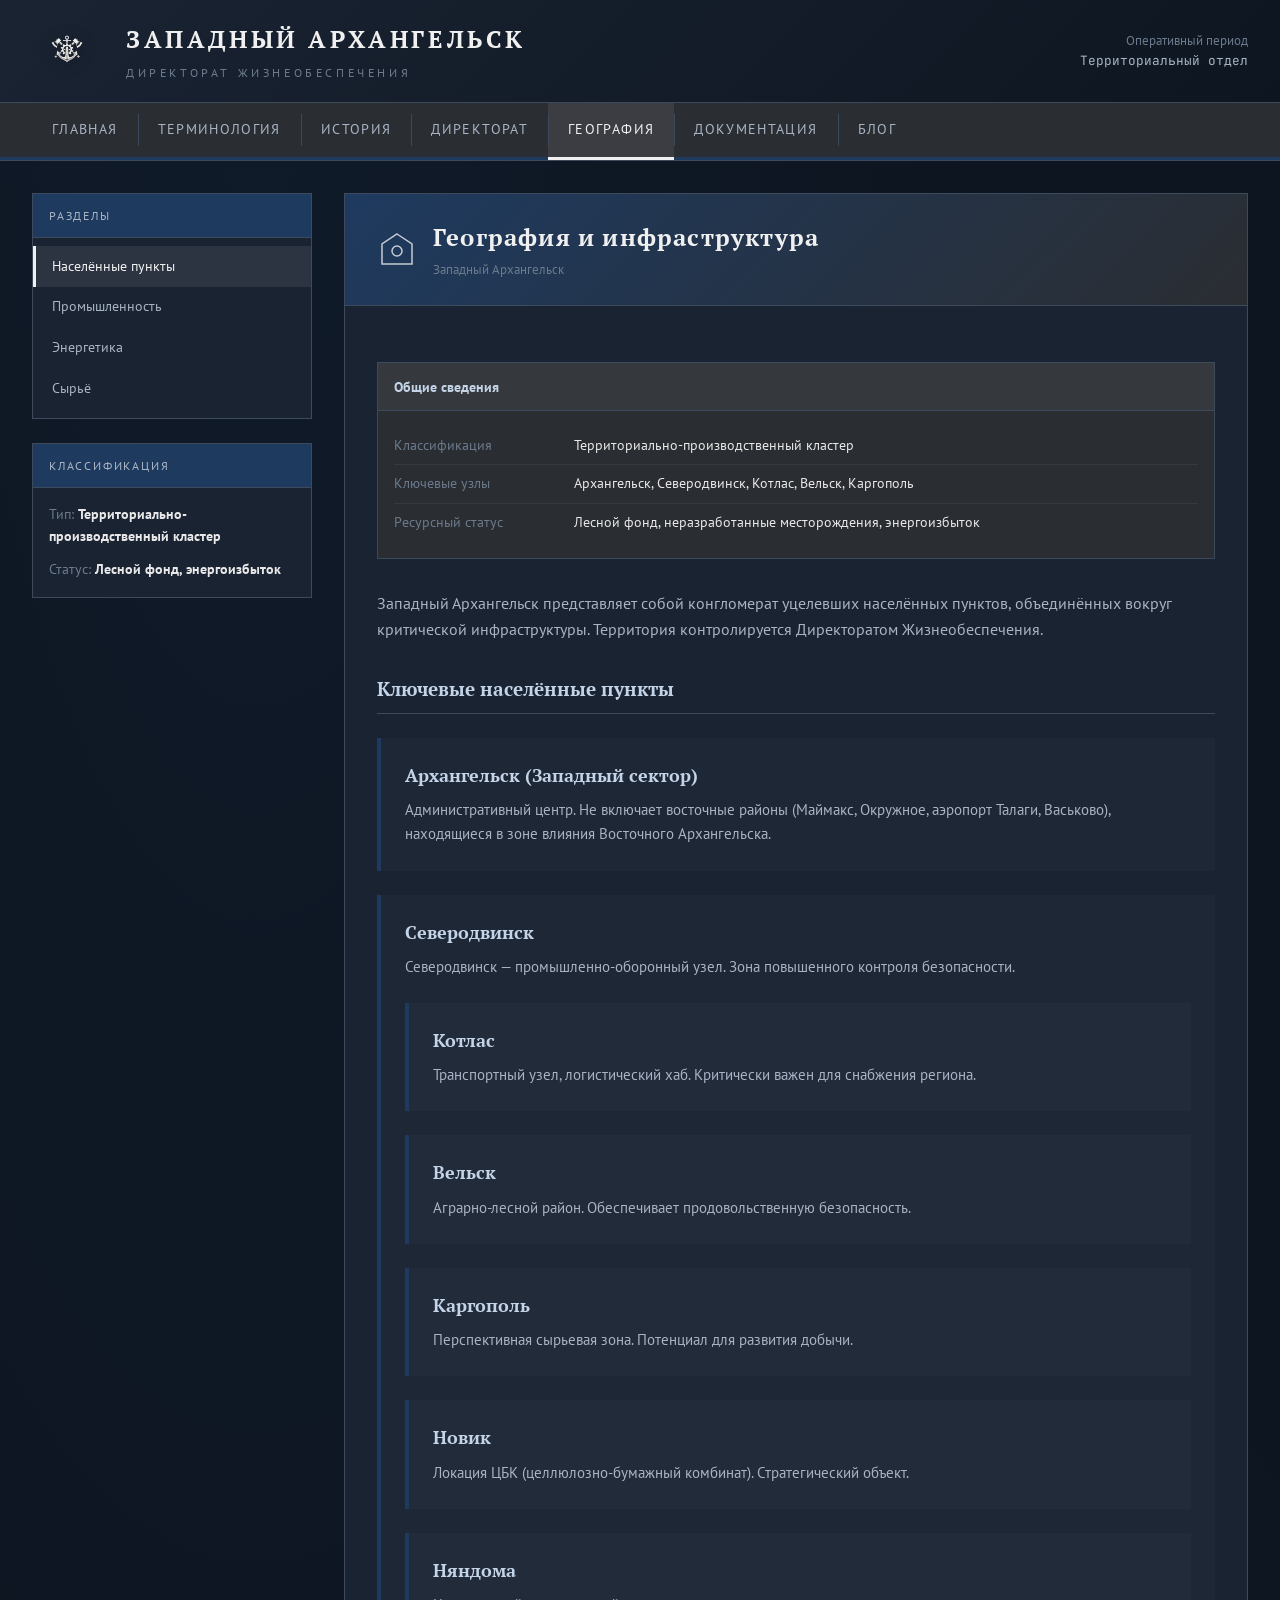
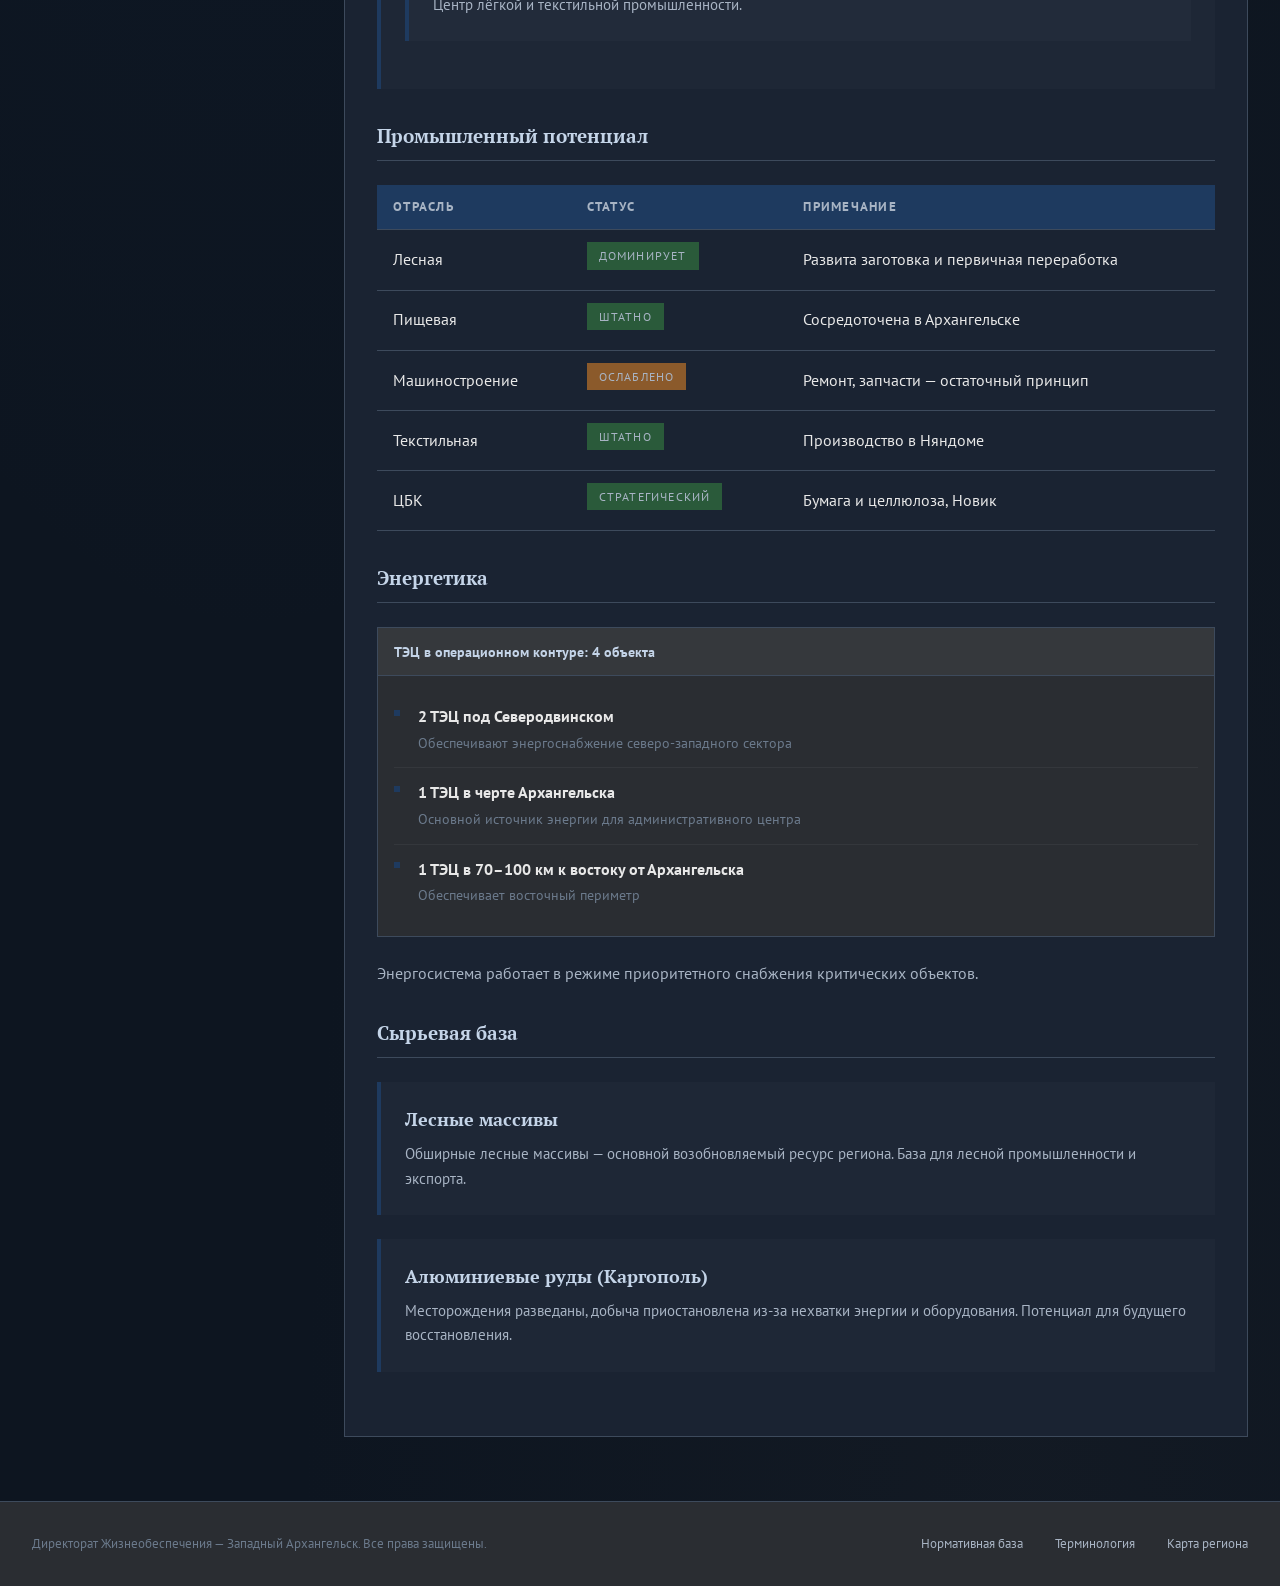
<file: geography.html>
<!DOCTYPE html>
<html lang="ru">
<head>
    <meta charset="UTF-8">
    <meta name="viewport" content="width=device-width, initial-scale=1.0">
    <title>География — Западный Архангельск</title>
    <link rel="stylesheet" href="style.css">
</head>
<body>
    <header class="header">
        <div class="header-top">
            <div class="logo-section">
                <img src="emblem.png" alt="Герб Западного Архангельска" class="emblem" onerror="this.outerHTML='<div class=\'emblem-placeholder\'>Герб ЗА</div>'">
                <div class="title-section">
                    <h1 class="main-title">Западный Архангельск</h1>
                    <span class="subtitle">Директорат Жизнеобеспечения</span>
                </div>
            </div>
            <div class="header-meta">
                <div>Оперативный период</div>
                <div class="date">Территориальный отдел</div>
            </div>
        </div>
        <nav class="main-nav">
            <div class="nav-container">
                <a href="index.html" class="nav-item">Главная</a>
                <a href="terms.html" class="nav-item">Терминология</a>
                <a href="history.html" class="nav-item">История</a>
                <a href="directorate.html" class="nav-item">Директорат</a>
                <a href="geography.html" class="nav-item active">География</a>
                <a href="documents.html" class="nav-item">Документация</a>
                <a href="blog.html" class="nav-item">Блог</a>
            </div>
        </nav>
    </header>

    <main class="main-content">
        <aside class="sidebar">
            <div class="sidebar-section">
                <div class="sidebar-header">Разделы</div>
                <div class="sidebar-content">
                    <a href="#settlements" class="sidebar-link active">Населённые пункты</a>
                    <a href="#industry" class="sidebar-link">Промышленность</a>
                    <a href="#energy" class="sidebar-link">Энергетика</a>
                    <a href="#resources" class="sidebar-link">Сырьё</a>
                </div>
            </div>
            
            <div class="sidebar-section">
                <div class="sidebar-header">Классификация</div>
                <div class="sidebar-content" style="padding: 1rem;">
                    <div style="font-size: 0.85rem; color: var(--text-muted);">
                        <p>Тип: <strong style="color: var(--text-primary);">Территориально-производственный кластер</strong></p>
                        <p style="margin-top: 0.75rem;">Статус: <strong style="color: var(--text-primary);">Лесной фонд, энергоизбыток</strong></p>
                    </div>
                </div>
            </div>
        </aside>

        <div class="content-area">
            <div class="content-header">
                <svg class="content-icon" viewBox="0 0 40 40" fill="none" stroke="#f0f0f0">
                    <path d="M20 5 L35 15 L35 35 L5 35 L5 15 Z" stroke-width="1.5"/>
                    <circle cx="20" cy="22" r="5" stroke-width="1.5"/>
                </svg>
                <div>
                    <h1 class="content-title">География и инфраструктура</h1>
                    <div class="content-subtitle">Западный Архангельск</div>
                </div>
            </div>
            
            <div class="content-body">
                <div class="info-box" style="margin-bottom: 2rem;">
                    <div class="info-box-header">Общие сведения</div>
                    <div class="info-box-content">
                        <div class="info-row">
                            <span class="info-label">Классификация</span>
                            <span class="info-value">Территориально-производственный кластер</span>
                        </div>
                        <div class="info-row">
                            <span class="info-label">Ключевые узлы</span>
                            <span class="info-value">Архангельск, Северодвинск, Котлас, Вельск, Каргополь</span>
                        </div>
                        <div class="info-row">
                            <span class="info-label">Ресурсный статус</span>
                            <span class="info-value">Лесной фонд, неразработанные месторождения, энергоизбыток</span>
                        </div>
                    </div>
                </div>

                <p style="color: var(--text-secondary); margin-bottom: 2rem;">
                    Западный Архангельск представляет собой конгломерат уцелевших населённых пунктов, объединённых вокруг критической инфраструктуры. Территория контролируется Директоратом Жизнеобеспечения.
                </p>

                <section id="settlements" class="section">
                    <h2 class="section-title">Ключевые населённые пункты</h2>
                    
                    <div class="term-block">
                        <div class="term-title">Архангельск (Западный сектор)</div>
                        <div class="term-definition">
                            Административный центр. Не включает восточные районы (Маймакс, Окружное, аэропорт Талаги, Васьково), находящиеся в зоне влияния Восточного Архангельска.
                        </div>
                    </div>

                    <div class="term-block">
                        <div class="term-title">Северодвинск</div>
                        <div class="term-definition">
                            Северодвинск — промышленно-оборонный узел. Зона повышенного контроля безопасности.
                        </div>

                    <div class="term-block">
                        <div class="term-title">Котлас</div>
                        <div class="term-definition">
                            Транспортный узел, логистический хаб. Критически важен для снабжения региона.
                        </div>
                    </div>

                    <div class="term-block">
                        <div class="term-title">Вельск</div>
                        <div class="term-definition">
                            Аграрно-лесной район. Обеспечивает продовольственную безопасность.
                        </div>
                    </div>

                    <div class="term-block">
                        <div class="term-title">Каргополь</div>
                        <div class="term-definition">
                            Перспективная сырьевая зона. Потенциал для развития добычи.
                        </div>
                    </div>

                    <div class="term-block">
                        <div class="term-title">Новик</div>
                        <div class="term-definition">
                            Локация ЦБК (целлюлозно-бумажный комбинат). Стратегический объект.
                        </div>
                    </div>

                    <div class="term-block">
                        <div class="term-title">Няндома</div>
                        <div class="term-definition">
                            Центр лёгкой и текстильной промышленности.
                        </div>
                    </div>
                </section>

                <section id="industry" class="section">
                    <h2 class="section-title">Промышленный потенциал</h2>
                    
                    <table class="data-table">
                        <thead>
                            <tr>
                                <th>Отрасль</th>
                                <th>Статус</th>
                                <th>Примечание</th>
                            </tr>
                        </thead>
                        <tbody>
                            <tr>
                                <td>Лесная</td>
                                <td><span class="tag success">Доминирует</span></td>
                                <td>Развита заготовка и первичная переработка</td>
                            </tr>
                            <tr>
                                <td>Пищевая</td>
                                <td><span class="tag success">Штатно</span></td>
                                <td>Сосредоточена в Архангельске</td>
                            </tr>
                            <tr>
                                <td>Машиностроение</td>
                                <td><span class="tag warning">Ослаблено</span></td>
                                <td>Ремонт, запчасти — остаточный принцип</td>
                            </tr>
                            <tr>
                                <td>Текстильная</td>
                                <td><span class="tag success">Штатно</span></td>
                                <td>Производство в Няндоме</td>
                            </tr>
                            <tr>
                                <td>ЦБК</td>
                                <td><span class="tag success">Стратегический</span></td>
                                <td>Бумага и целлюлоза, Новик</td>
                            </tr>
                        </tbody>
                    </table>
                </section>

                <section id="energy" class="section">
                    <h2 class="section-title">Энергетика</h2>
                    
                    <div class="info-box">
                        <div class="info-box-header">ТЭЦ в операционном контуре: 4 объекта</div>
                        <div class="info-box-content">
                            <ul class="styled-list">
                                <li>
                                    <strong>2 ТЭЦ под Северодвинском</strong><br>
                                    <span style="color: var(--text-muted); font-size: 0.9rem;">Обеспечивают энергоснабжение северо-западного сектора</span>
                                </li>
                                <li>
                                    <strong>1 ТЭЦ в черте Архангельска</strong><br>
                                    <span style="color: var(--text-muted); font-size: 0.9rem;">Основной источник энергии для административного центра</span>
                                </li>
                                <li>
                                    <strong>1 ТЭЦ в 70–100 км к востоку от Архангельска</strong><br>
                                    <span style="color: var(--text-muted); font-size: 0.9rem;">Обеспечивает восточный периметр</span>
                                </li>
                            </ul>
                        </div>
                    </div>
                    
                    <p style="color: var(--text-secondary); margin-top: 1rem;">
                        Энергосистема работает в режиме приоритетного снабжения критических объектов.
                    </p>
                </section>

                <section id="resources" class="section">
                    <h2 class="section-title">Сырьевая база</h2>
                    
                    <div class="term-block">
                        <div class="term-title">Лесные массивы</div>
                        <div class="term-definition">
                            Обширные лесные массивы — основной возобновляемый ресурс региона. База для лесной промышленности и экспорта.
                        </div>
                    </div>

                    <div class="term-block">
                        <div class="term-title">Алюминиевые руды (Каргополь)</div>
                        <div class="term-definition">
                            Месторождения разведаны, добыча приостановлена из-за нехватки энергии и оборудования. Потенциал для будущего восстановления.
                        </div>
                    </div>
                </section>
            </div>
        </div>
    </main>

    <footer class="footer">
        <div class="footer-content">
            <div class="footer-text">
                Директорат Жизнеобеспечения — Западный Архангельск. Все права защищены.
            </div>
            <div class="footer-links">
                <a href="documents.html" class="footer-link">Нормативная база</a>
                <a href="terms.html" class="footer-link">Терминология</a>
                <a href="geography.html" class="footer-link">Карта региона</a>
            </div>
        </div>
    </footer>
</body>
</html>
</file>
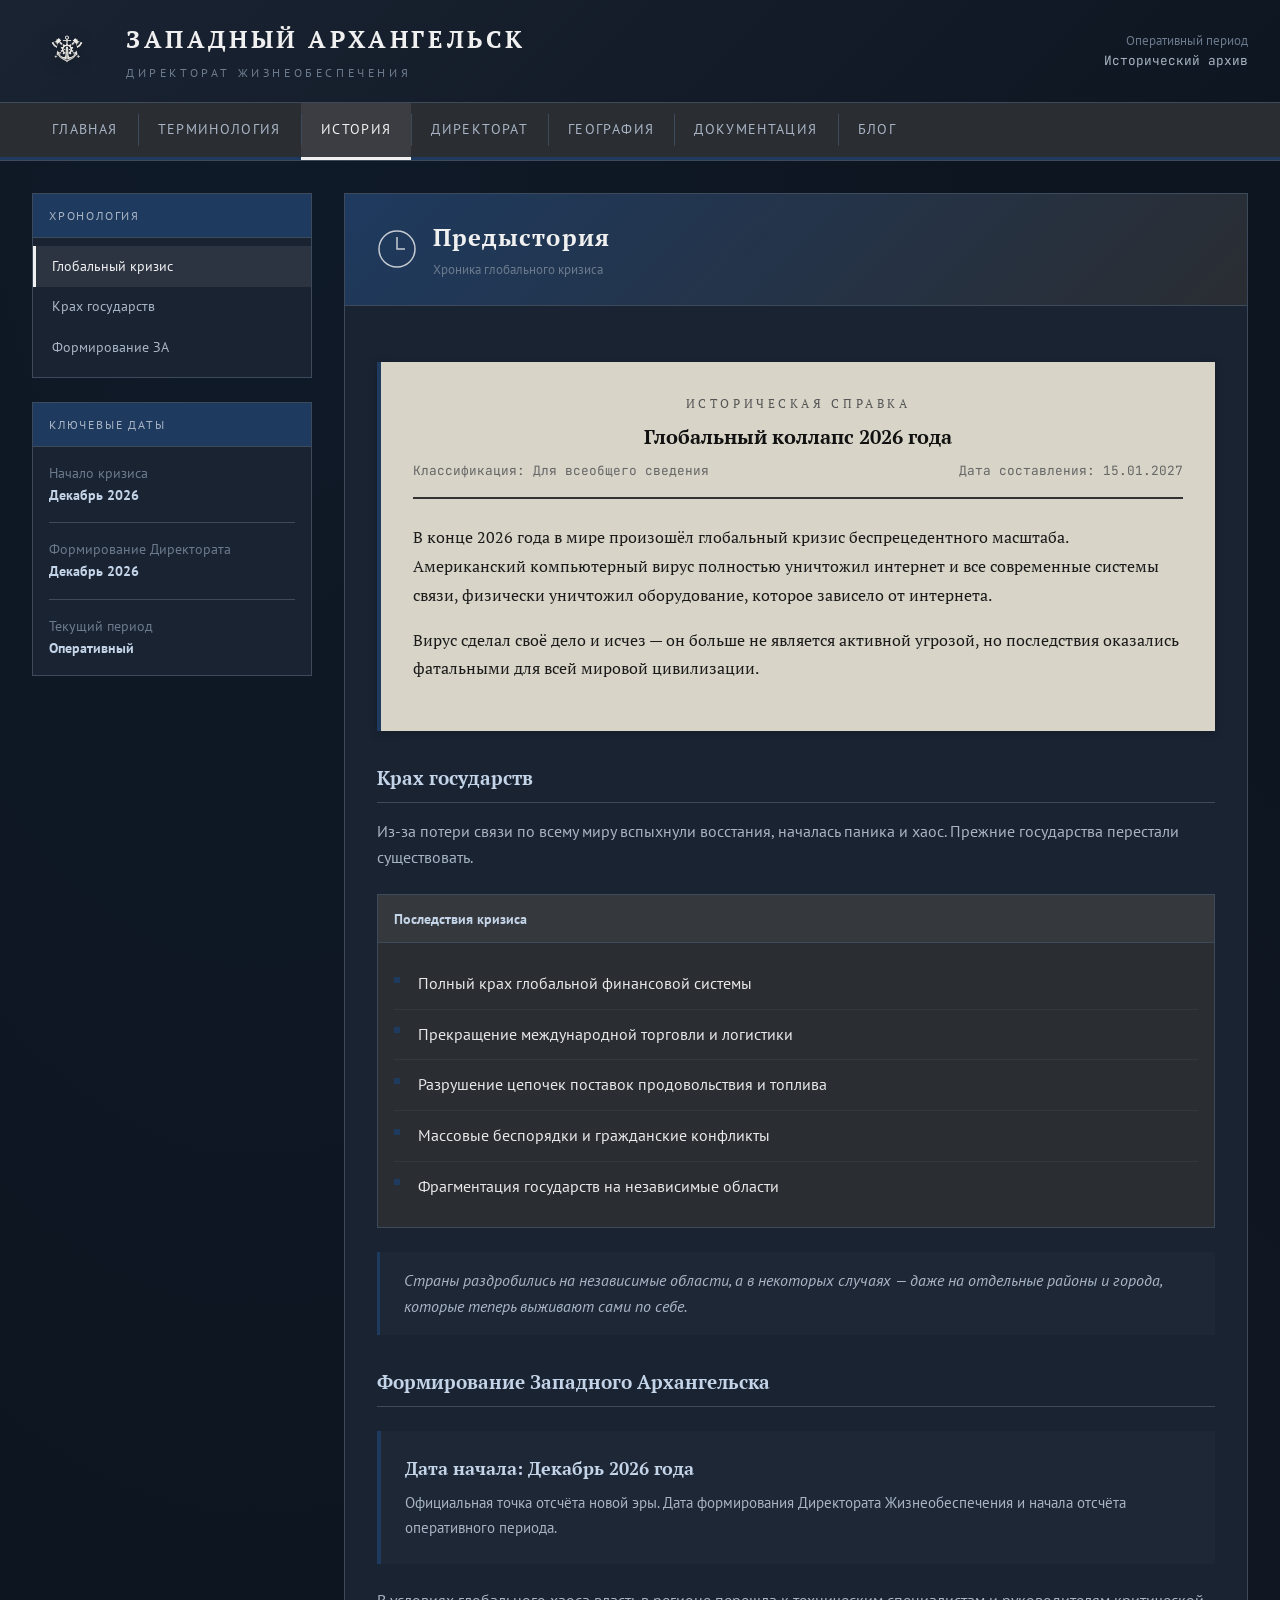
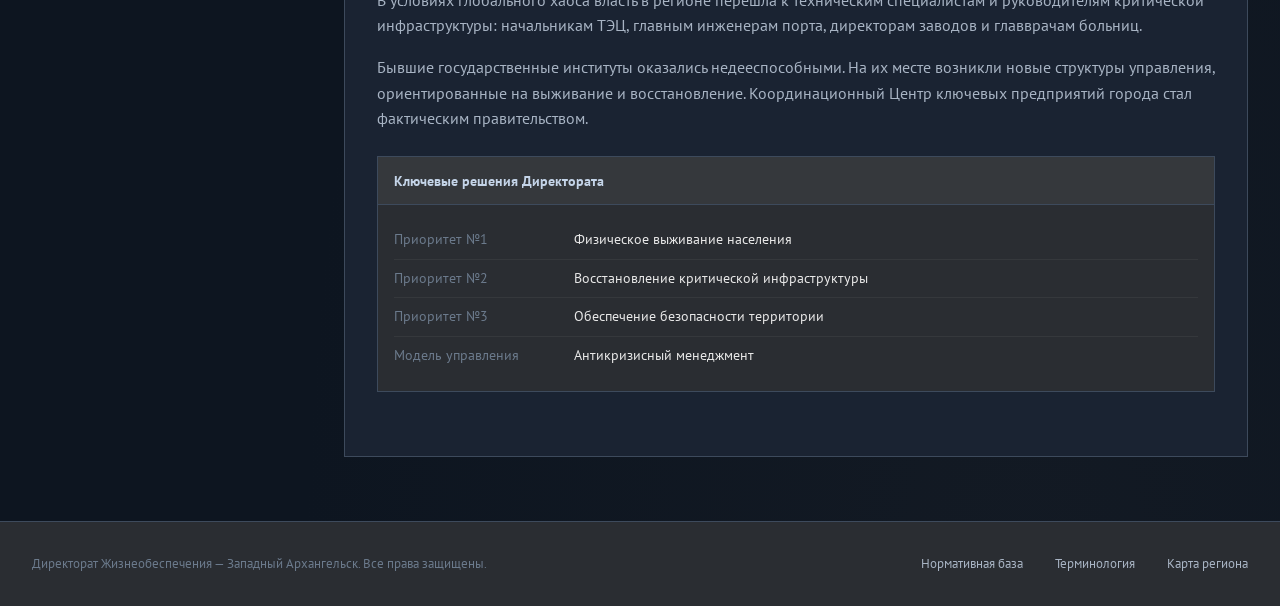
<file: history.html>
<!DOCTYPE html>
<html lang="ru">
<head>
    <meta charset="UTF-8">
    <meta name="viewport" content="width=device-width, initial-scale=1.0">
    <title>История — Директорат Жизнеобеспечения</title>
    <link rel="stylesheet" href="style.css">
</head>
<body>
    <header class="header">
        <div class="header-top">
            <div class="logo-section">
                <img src="emblem.png" alt="Герб Западного Архангельска" class="emblem" onerror="this.outerHTML='<div class=\'emblem-placeholder\'>Герб ЗА</div>'">
                <div class="title-section">
                    <h1 class="main-title">Западный Архангельск</h1>
                    <span class="subtitle">Директорат Жизнеобеспечения</span>
                </div>
            </div>
            <div class="header-meta">
                <div>Оперативный период</div>
                <div class="date">Исторический архив</div>
            </div>
        </div>
        <nav class="main-nav">
            <div class="nav-container">
                <a href="index.html" class="nav-item">Главная</a>
                <a href="terms.html" class="nav-item">Терминология</a>
                <a href="history.html" class="nav-item active">История</a>
                <a href="directorate.html" class="nav-item">Директорат</a>
                <a href="geography.html" class="nav-item">География</a>
                <a href="documents.html" class="nav-item">Документация</a>
                <a href="blog.html" class="nav-item">Блог</a>
            </div>
        </nav>
    </header>

    <main class="main-content">
        <aside class="sidebar">
            <div class="sidebar-section">
                <div class="sidebar-header">Хронология</div>
                <div class="sidebar-content">
                    <a href="#crisis" class="sidebar-link active">Глобальный кризис</a>
                    <a href="#collapse" class="sidebar-link">Крах государств</a>
                    <a href="#formation" class="sidebar-link">Формирование ЗА</a>
                </div>
            </div>
            
            <div class="sidebar-section">
                <div class="sidebar-header">Ключевые даты</div>
                <div class="sidebar-content" style="padding: 1rem;">
                    <div style="font-size: 0.85rem;">
                        <div style="margin-bottom: 1rem; padding-bottom: 1rem; border-bottom: 1px solid var(--border-color);">
                            <div style="color: var(--text-muted);">Начало кризиса</div>
                            <div style="color: var(--highlight); font-weight: 600;">Декабрь 2026</div>
                        </div>
                        <div style="margin-bottom: 1rem; padding-bottom: 1rem; border-bottom: 1px solid var(--border-color);">
                            <div style="color: var(--text-muted);">Формирование Директората</div>
                            <div style="color: var(--highlight); font-weight: 600;">Декабрь 2026</div>
                        </div>
                        <div>
                            <div style="color: var(--text-muted);">Текущий период</div>
                            <div style="color: var(--highlight); font-weight: 600;">Оперативный</div>
                        </div>
                    </div>
                </div>
            </div>
        </aside>

        <div class="content-area">
            <div class="content-header">
                <svg class="content-icon" viewBox="0 0 40 40" fill="none" stroke="#f0f0f0">
                    <circle cx="20" cy="20" r="18" stroke-width="1.5"/>
                    <path d="M20 8 L20 20 L28 20" stroke-width="1.5"/>
                </svg>
                <div>
                    <h1 class="content-title">Предыстория</h1>
                    <div class="content-subtitle">Хроника глобального кризиса</div>
                </div>
            </div>
            
            <div class="content-body">
                <div class="document">
                    <div class="document-header">
                        <div class="document-type">Историческая справка</div>
                        <h2 class="document-title">Глобальный коллапс 2026 года</h2>
                        <div class="document-meta">
                            <span>Классификация: Для всеобщего сведения</span>
                            <span>Дата составления: 15.01.2027</span>
                        </div>
                    </div>
                    <div style="line-height: 1.8;">
                        <p style="margin-bottom: 1rem;">
                            В конце 2026 года в мире произошёл глобальный кризис беспрецедентного масштаба. Американский компьютерный вирус полностью уничтожил интернет и все современные системы связи, физически уничтожил оборудование, которое зависело от интернета.
                        </p>
                        <p style="margin-bottom: 1rem;">
                            Вирус сделал своё дело и исчез — он больше не является активной угрозой, но последствия оказались фатальными для всей мировой цивилизации.
                        </p>
                    </div>
                </div>

                <section id="collapse" class="section">
                    <h2 class="section-title">Крах государств</h2>
                    <p style="color: var(--text-secondary); margin-bottom: 1.5rem;">
                        Из-за потери связи по всему миру вспыхнули восстания, началась паника и хаос. Прежние государства перестали существовать.
                    </p>
                    
                    <div class="info-box">
                        <div class="info-box-header">Последствия кризиса</div>
                        <div class="info-box-content">
                            <ul class="styled-list">
                                <li>Полный крах глобальной финансовой системы</li>
                                <li>Прекращение международной торговли и логистики</li>
                                <li>Разрушение цепочек поставок продовольствия и топлива</li>
                                <li>Массовые беспорядки и гражданские конфликты</li>
                                <li>Фрагментация государств на независимые области</li>
                            </ul>
                        </div>
                    </div>
                    
                    <div class="blockquote">
                        Страны раздробились на независимые области, а в некоторых случаях — даже на отдельные районы и города, которые теперь выживают сами по себе.
                    </div>
                </section>

                <section id="formation" class="section">
                    <h2 class="section-title">Формирование Западного Архангельска</h2>
                    
                    <div class="term-block">
                        <div class="term-title">Дата начала: Декабрь 2026 года</div>
                        <div class="term-definition">
                            Официальная точка отсчёта новой эры. Дата формирования Директората Жизнеобеспечения и начала отсчёта оперативного периода.
                        </div>
                    </div>

                    <p style="color: var(--text-secondary); margin-top: 1.5rem;">
                        В условиях глобального хаоса власть в регионе перешла к техническим специалистам и руководителям критической инфраструктуры: начальникам ТЭЦ, главным инженерам порта, директорам заводов и главврачам больниц.
                    </p>
                    
                    <p style="color: var(--text-secondary); margin-top: 1rem;">
                        Бывшие государственные институты оказались недееспособными. На их месте возникли новые структуры управления, ориентированные на выживание и восстановление. Координационный Центр ключевых предприятий города стал фактическим правительством.
                    </p>

                    <div class="info-box" style="margin-top: 1.5rem;">
                        <div class="info-box-header">Ключевые решения Директората</div>
                        <div class="info-box-content">
                            <div class="info-row">
                                <span class="info-label">Приоритет №1</span>
                                <span class="info-value">Физическое выживание населения</span>
                            </div>
                            <div class="info-row">
                                <span class="info-label">Приоритет №2</span>
                                <span class="info-value">Восстановление критической инфраструктуры</span>
                            </div>
                            <div class="info-row">
                                <span class="info-label">Приоритет №3</span>
                                <span class="info-value">Обеспечение безопасности территории</span>
                            </div>
                            <div class="info-row">
                                <span class="info-label">Модель управления</span>
                                <span class="info-value">Антикризисный менеджмент</span>
                            </div>
                        </div>
                    </div>
                </section>
            </div>
        </div>
    </main>

    <footer class="footer">
        <div class="footer-content">
            <div class="footer-text">
                Директорат Жизнеобеспечения — Западный Архангельск. Все права защищены.
            </div>
            <div class="footer-links">
                <a href="documents.html" class="footer-link">Нормативная база</a>
                <a href="terms.html" class="footer-link">Терминология</a>
                <a href="geography.html" class="footer-link">Карта региона</a>
            </div>
        </div>
    </footer>
</body>
</html>
</file>
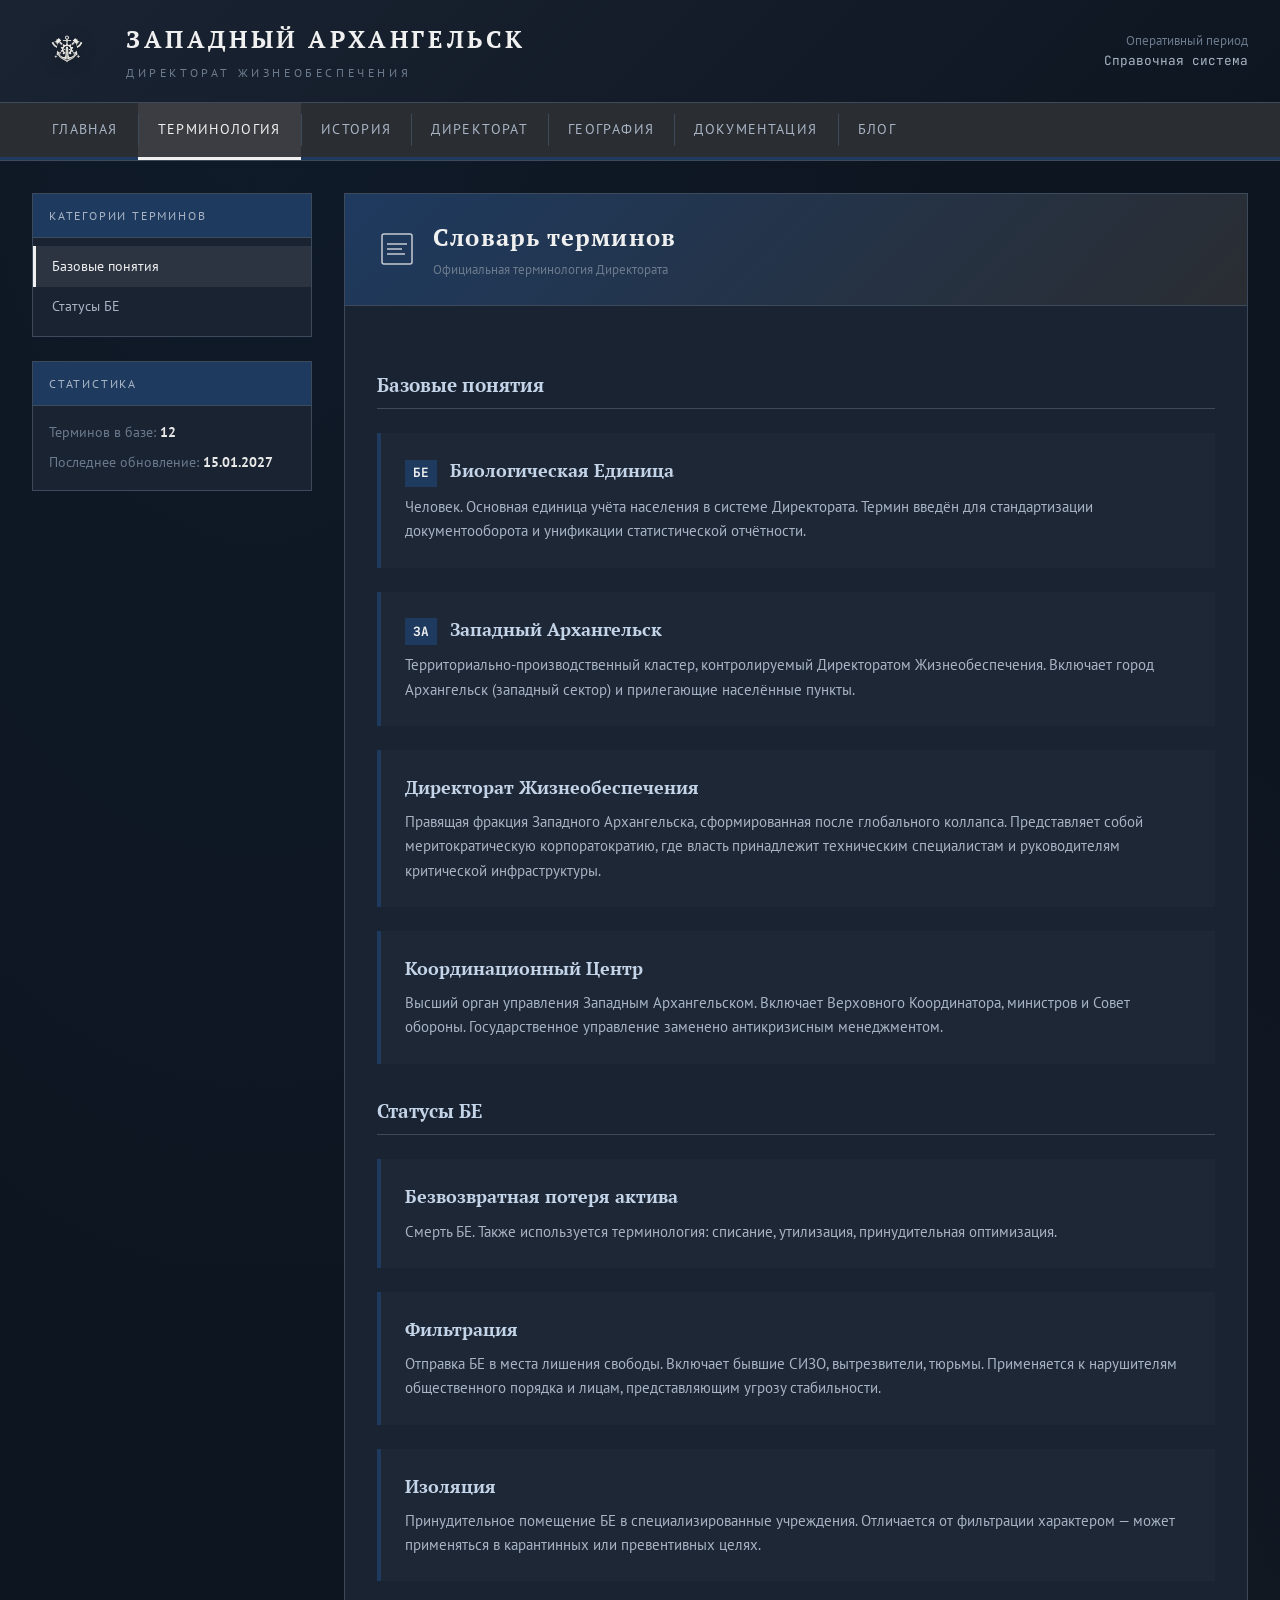
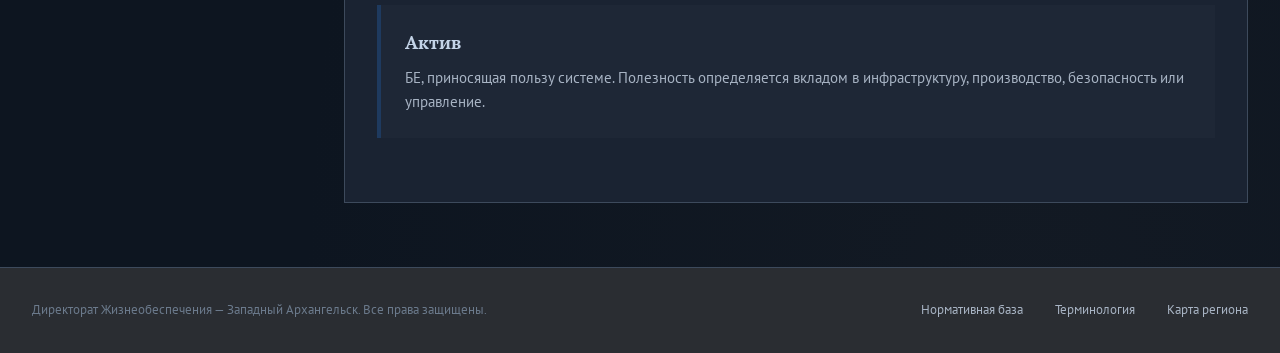
<file: terms.html>
<!DOCTYPE html>
<html lang="ru">
<head>
    <meta charset="UTF-8">
    <meta name="viewport" content="width=device-width, initial-scale=1.0">
    <title>Терминология — Директорат Жизнеобеспечения</title>
    <link rel="stylesheet" href="style.css">
</head>
<body>
    <header class="header">
        <div class="header-top">
            <div class="logo-section">
                <img src="emblem.png" alt="Герб Западного Архангельска" class="emblem" onerror="this.outerHTML='<div class=\'emblem-placeholder\'>Герб ЗА</div>'">
                <div class="title-section">
                    <h1 class="main-title">Западный Архангельск</h1>
                    <span class="subtitle">Директорат Жизнеобеспечения</span>
                </div>
            </div>
            <div class="header-meta">
                <div>Оперативный период</div>
                <div class="date">Справочная система</div>
            </div>
        </div>
        <nav class="main-nav">
            <div class="nav-container">
                <a href="index.html" class="nav-item">Главная</a>
                <a href="terms.html" class="nav-item active">Терминология</a>
                <a href="history.html" class="nav-item">История</a>
                <a href="directorate.html" class="nav-item">Директорат</a>
                <a href="geography.html" class="nav-item">География</a>
                <a href="documents.html" class="nav-item">Документация</a>
                <a href="blog.html" class="nav-item">Блог</a>
            </div>
        </nav>
    </header>

    <main class="main-content">
        <aside class="sidebar">
            <div class="sidebar-section">
                <div class="sidebar-header">Категории терминов</div>
                <div class="sidebar-content">
                    <a href="#basic" class="sidebar-link active">Базовые понятия</a>
                    <a href="#status" class="sidebar-link">Статусы БЕ</a>
                </div>
            </div>
            
            <div class="sidebar-section">
                <div class="sidebar-header">Статистика</div>
                <div class="sidebar-content" style="padding: 1rem;">
                    <div style="font-size: 0.85rem; color: var(--text-muted);">
                        <p>Терминов в базе: <strong style="color: var(--text-primary);">12</strong></p>
                        <p style="margin-top: 0.5rem;">Последнее обновление: <strong style="color: var(--text-primary);">15.01.2027</strong></p>
                    </div>
                </div>
            </div>
        </aside>

        <div class="content-area">
            <div class="content-header">
                <svg class="content-icon" viewBox="0 0 40 40" fill="none" stroke="#f0f0f0">
                    <rect x="5" y="5" width="30" height="30" rx="2" stroke-width="1.5"/>
                    <path d="M10 15 L30 15 M10 20 L25 20 M10 25 L28 25" stroke-width="1.5"/>
                </svg>
                <div>
                    <h1 class="content-title">Словарь терминов</h1>
                    <div class="content-subtitle">Официальная терминология Директората</div>
                </div>
            </div>
            
            <div class="content-body">
                <section id="basic" class="section">
                    <h2 class="section-title">Базовые понятия</h2>
                    
                    <div class="term-block">
                        <div class="term-title">
                            <span class="term-abbreviation">БЕ</span>
                            Биологическая Единица
                        </div>
                        <div class="term-definition">
                            Человек. Основная единица учёта населения в системе Директората. Термин введён для стандартизации документооборота и унификации статистической отчётности.
                        </div>
                    </div>

                    <div class="term-block">
                        <div class="term-title">
                            <span class="term-abbreviation">ЗА</span>
                            Западный Архангельск
                        </div>
                        <div class="term-definition">
                            Территориально-производственный кластер, контролируемый Директоратом Жизнеобеспечения. Включает город Архангельск (западный сектор) и прилегающие населённые пункты.
                        </div>
                    </div>

                    <div class="term-block">
                        <div class="term-title">Директорат Жизнеобеспечения</div>
                        <div class="term-definition">
                            Правящая фракция Западного Архангельска, сформированная после глобального коллапса. Представляет собой меритократическую корпоратократию, где власть принадлежит техническим специалистам и руководителям критической инфраструктуры.
                        </div>
                    </div>

                    <div class="term-block">
                        <div class="term-title">Координационный Центр</div>
                        <div class="term-definition">
                            Высший орган управления Западным Архангельском. Включает Верховного Координатора, министров и Совет обороны. Государственное управление заменено антикризисным менеджментом.
                        </div>
                    </div>
                </section>

                <section id="status" class="section">
                    <h2 class="section-title">Статусы БЕ</h2>
                    
                    <div class="term-block">
                        <div class="term-title">Безвозвратная потеря актива</div>
                        <div class="term-definition">
                            Смерть БЕ. Также используется терминология: списание, утилизация, принудительная оптимизация.
                        </div>
                    </div>

                    <div class="term-block">
                        <div class="term-title">Фильтрация</div>
                        <div class="term-definition">
                            Отправка БЕ в места лишения свободы. Включает бывшие СИЗО, вытрезвители, тюрьмы. Применяется к нарушителям общественного порядка и лицам, представляющим угрозу стабильности.
                        </div>
                    </div>

                    <div class="term-block">
                        <div class="term-title">Изоляция</div>
                        <div class="term-definition">
                            Принудительное помещение БЕ в специализированные учреждения. Отличается от фильтрации характером — может применяться в карантинных или превентивных целях.
                        </div>
                    </div>

                    <div class="term-block">
                        <div class="term-title">Актив</div>
                        <div class="term-definition">
                            БЕ, приносящая пользу системе. Полезность определяется вкладом в инфраструктуру, производство, безопасность или управление.
                        </div>
                    </div>
                </section>
            </div>
        </div>
    </main>

    <footer class="footer">
        <div class="footer-content">
            <div class="footer-text">
                Директорат Жизнеобеспечения — Западный Архангельск. Все права защищены.
            </div>
            <div class="footer-links">
                <a href="documents.html" class="footer-link">Нормативная база</a>
                <a href="terms.html" class="footer-link">Терминология</a>
                <a href="geography.html" class="footer-link">Карта региона</a>
            </div>
        </div>
    </footer>
</body>
</html>
</file>
<file: style.css>
@import url('https://fonts.googleapis.com/css2?family=PT+Serif:wght@400;700&family=PT+Sans:wght@400;700&family=JetBrains+Mono:wght@400;500&display=swap');

:root {
    --primary-dark: #0d1520;
    --secondary-dark: #1a2332;
    --accent-blue: #1e3a5f;
    --accent-graphite: #2a2d32;
    --border-color: #3d4a5c;
    --text-primary: #e8e8e8;
    --text-secondary: #a8b4c4;
    --text-muted: #6b7a8c;
    --highlight: #c4d4e8;
    --warning: #8b5a2b;
    --danger: #6b2a2a;
    --success: #2a5a3a;
    --white: #f0f0f0;
    --paper: #d8d4c8;
    --paper-dark: #b8b4a8;
}

* {
    margin: 0;
    padding: 0;
    box-sizing: border-box;
}

html {
    scroll-behavior: smooth;
}

body {
    font-family: 'PT Sans', sans-serif;
    background: var(--primary-dark);
    color: var(--text-primary);
    min-height: 100vh;
    line-height: 1.6;
    background-image: 
        radial-gradient(ellipse at 20% 0%, rgba(30, 58, 95, 0.15) 0%, transparent 50%),
        radial-gradient(ellipse at 80% 100%, rgba(42, 45, 50, 0.2) 0%, transparent 50%);
}

/* HEADER */
.header {
    background: linear-gradient(135deg, var(--secondary-dark) 0%, var(--primary-dark) 100%);
    border-bottom: 1px solid var(--border-color);
    position: sticky;
    top: 0;
    z-index: 100;
    backdrop-filter: blur(10px);
}

.header-top {
    display: flex;
    align-items: center;
    justify-content: space-between;
    padding: 1rem 2rem;
    max-width: 1400px;
    margin: 0 auto;
}

.logo-section {
    display: flex;
    align-items: center;
    gap: 1.5rem;
}

.emblem {
    width: 70px;
    height: 70px;
    object-fit: contain;
    filter: drop-shadow(0 2px 8px rgba(0,0,0,0.3));
}

.title-section {
    display: flex;
    flex-direction: column;
}

.main-title {
    font-family: 'PT Serif', serif;
    font-size: 1.5rem;
    font-weight: 700;
    color: var(--white);
    letter-spacing: 0.15em;
    text-transform: uppercase;
}

.subtitle {
    font-size: 0.75rem;
    color: var(--text-muted);
    letter-spacing: 0.3em;
    text-transform: uppercase;
    margin-top: 0.25rem;
}

.header-meta {
    text-align: right;
    font-size: 0.8rem;
    color: var(--text-muted);
}

.header-meta .date {
    color: var(--text-secondary);
    font-family: 'JetBrains Mono', monospace;
}

/* NAVIGATION */
.main-nav {
    background: var(--accent-graphite);
    border-top: 1px solid var(--border-color);
    border-bottom: 3px solid var(--accent-blue);
}

.nav-container {
    max-width: 1400px;
    margin: 0 auto;
    display: flex;
    padding: 0 2rem;
    flex-wrap: wrap;
}

.nav-item {
    padding: 1rem 1.25rem;
    color: var(--text-secondary);
    text-decoration: none;
    font-size: 0.85rem;
    letter-spacing: 0.1em;
    text-transform: uppercase;
    transition: all 0.3s ease;
    border-bottom: 3px solid transparent;
    margin-bottom: -3px;
    position: relative;
}

.nav-item:hover {
    color: var(--white);
    background: rgba(255,255,255,0.05);
}

.nav-item.active {
    color: var(--white);
    border-bottom-color: var(--white);
    background: rgba(255,255,255,0.08);
}

.nav-item::before {
    content: '';
    position: absolute;
    left: 0;
    top: 50%;
    transform: translateY(-50%);
    width: 1px;
    height: 60%;
    background: var(--border-color);
}

.nav-item:first-child::before {
    display: none;
}

/* MAIN CONTENT */
.main-content {
    max-width: 1400px;
    margin: 0 auto;
    padding: 2rem;
    display: grid;
    grid-template-columns: 280px 1fr;
    gap: 2rem;
    min-height: calc(100vh - 200px);
}

/* SIDEBAR */
.sidebar {
    position: sticky;
    top: 140px;
    height: fit-content;
}

.sidebar-section {
    background: var(--secondary-dark);
    border: 1px solid var(--border-color);
    margin-bottom: 1.5rem;
}

.sidebar-header {
    background: var(--accent-blue);
    padding: 0.75rem 1rem;
    font-size: 0.75rem;
    letter-spacing: 0.15em;
    text-transform: uppercase;
    color: var(--text-secondary);
    border-bottom: 1px solid var(--border-color);
}

.sidebar-content {
    padding: 0.5rem 0;
}

.sidebar-link {
    display: block;
    padding: 0.6rem 1rem;
    color: var(--text-secondary);
    text-decoration: none;
    font-size: 0.85rem;
    transition: all 0.2s ease;
    border-left: 3px solid transparent;
}

.sidebar-link:hover {
    background: rgba(255,255,255,0.05);
    color: var(--white);
    border-left-color: var(--accent-blue);
}

.sidebar-link.active {
    background: rgba(255,255,255,0.08);
    color: var(--white);
    border-left-color: var(--white);
}

/* FLAG DISPLAY */
.flag-display {
    padding: 1.5rem;
    text-align: center;
}

.flag-svg {
    width: 100%;
    max-width: 200px;
    border: 1px solid var(--border-color);
    box-shadow: 0 4px 20px rgba(0,0,0,0.3);
}

.flag-caption {
    font-size: 0.75rem;
    color: var(--text-muted);
    margin-top: 0.75rem;
    font-style: italic;
}

/* CONTENT AREA */
.content-area {
    background: var(--secondary-dark);
    border: 1px solid var(--border-color);
}

.content-header {
    background: linear-gradient(135deg, var(--accent-blue) 0%, var(--accent-graphite) 100%);
    padding: 1.5rem 2rem;
    border-bottom: 1px solid var(--border-color);
    display: flex;
    align-items: center;
    gap: 1rem;
}

.content-icon {
    width: 40px;
    height: 40px;
    opacity: 0.8;
}

.content-title {
    font-family: 'PT Serif', serif;
    font-size: 1.5rem;
    font-weight: 700;
    color: var(--white);
    letter-spacing: 0.05em;
}

.content-subtitle {
    font-size: 0.8rem;
    color: var(--text-muted);
    margin-top: 0.25rem;
}

.content-body {
    padding: 2rem;
}

/* DOCUMENT STYLING */
.document {
    background: var(--paper);
    color: #1a1a1a;
    padding: 2rem;
    margin: 1.5rem 0;
    border-left: 4px solid var(--accent-blue);
    box-shadow: 0 2px 10px rgba(0,0,0,0.2);
    font-family: 'PT Serif', serif;
}

.document-header {
    text-align: center;
    border-bottom: 2px solid #333;
    padding-bottom: 1rem;
    margin-bottom: 1.5rem;
}

.document-type {
    font-size: 0.75rem;
    letter-spacing: 0.3em;
    text-transform: uppercase;
    color: #555;
}

.document-title {
    font-size: 1.25rem;
    font-weight: 700;
    margin-top: 0.5rem;
    color: #111;
}

.document-meta {
    display: flex;
    justify-content: space-between;
    font-size: 0.8rem;
    color: #666;
    margin-top: 0.5rem;
    font-family: 'JetBrains Mono', monospace;
    flex-wrap: wrap;
    gap: 0.5rem;
}

/* INFO BOXES */
.info-box {
    background: var(--accent-graphite);
    border: 1px solid var(--border-color);
    margin: 1.5rem 0;
}

.info-box-header {
    background: rgba(255,255,255,0.05);
    padding: 0.75rem 1rem;
    border-bottom: 1px solid var(--border-color);
    font-weight: 700;
    font-size: 0.9rem;
    color: var(--highlight);
}

.info-box-content {
    padding: 1rem;
}

.info-row {
    display: flex;
    padding: 0.5rem 0;
    border-bottom: 1px solid rgba(255,255,255,0.05);
}

.info-row:last-child {
    border-bottom: none;
}

.info-label {
    width: 180px;
    color: var(--text-muted);
    font-size: 0.85rem;
    flex-shrink: 0;
}

.info-value {
    color: var(--text-primary);
    font-size: 0.85rem;
}

/* TERMS */
.term-block {
    margin: 1.5rem 0;
    padding: 1.5rem;
    background: rgba(255,255,255,0.02);
    border-left: 4px solid var(--accent-blue);
}

.term-title {
    font-family: 'PT Serif', serif;
    font-size: 1.1rem;
    font-weight: 700;
    color: var(--highlight);
    margin-bottom: 0.5rem;
}

.term-abbreviation {
    display: inline-block;
    background: var(--accent-blue);
    color: var(--white);
    padding: 0.2rem 0.5rem;
    font-family: 'JetBrains Mono', monospace;
    font-size: 0.8rem;
    margin-right: 0.5rem;
}

.term-definition {
    color: var(--text-secondary);
    font-size: 0.95rem;
}

/* LISTS */
.styled-list {
    list-style: none;
    padding: 0;
}

.styled-list li {
    padding: 0.75rem 0;
    padding-left: 1.5rem;
    position: relative;
    border-bottom: 1px solid rgba(255,255,255,0.05);
}

.styled-list li:last-child {
    border-bottom: none;
}

.styled-list li::before {
    content: '';
    position: absolute;
    left: 0;
    top: 1.1rem;
    width: 6px;
    height: 6px;
    background: var(--accent-blue);
}

.styled-list li:hover {
    background: rgba(255,255,255,0.02);
}

/* TAGS */
.tag {
    display: inline-block;
    background: var(--accent-blue);
    color: var(--text-secondary);
    padding: 0.25rem 0.75rem;
    font-size: 0.75rem;
    letter-spacing: 0.1em;
    text-transform: uppercase;
    margin-right: 0.5rem;
    margin-bottom: 0.5rem;
}

.tag.warning {
    background: var(--warning);
}

.tag.danger {
    background: var(--danger);
}

.tag.success {
    background: var(--success);
}

/* SECTIONS */
.section {
    margin: 2rem 0;
}

.section-title {
    font-family: 'PT Serif', serif;
    font-size: 1.2rem;
    color: var(--highlight);
    padding-bottom: 0.5rem;
    margin-bottom: 1rem;
    border-bottom: 1px solid var(--border-color);
}

/* QUOTES */
.blockquote {
    border-left: 3px solid var(--accent-blue);
    padding: 1rem 1.5rem;
    margin: 1.5rem 0;
    background: rgba(255,255,255,0.02);
    font-style: italic;
    color: var(--text-secondary);
}

/* HIERARCHY DIAGRAM */
.hierarchy {
    background: var(--primary-dark);
    padding: 1.5rem;
    margin: 1.5rem 0;
    border: 1px solid var(--border-color);
}

.hierarchy-level {
    display: flex;
    align-items: center;
    gap: 0.5rem;
    padding: 0.5rem 0;
}

.hierarchy-item {
    background: var(--accent-blue);
    color: var(--white);
    padding: 0.5rem 1rem;
    font-size: 0.85rem;
}

.hierarchy-arrow {
    color: var(--text-muted);
    font-size: 1.2rem;
}

/* FOOTER */
.footer {
    background: var(--accent-graphite);
    border-top: 1px solid var(--border-color);
    padding: 2rem;
    margin-top: 2rem;
}

.footer-content {
    max-width: 1400px;
    margin: 0 auto;
    display: flex;
    justify-content: space-between;
    align-items: center;
    flex-wrap: wrap;
    gap: 1rem;
}

.footer-text {
    font-size: 0.8rem;
    color: var(--text-muted);
}

.footer-links {
    display: flex;
    gap: 2rem;
    flex-wrap: wrap;
}

.footer-link {
    color: var(--text-secondary);
    text-decoration: none;
    font-size: 0.8rem;
    transition: color 0.2s ease;
}

.footer-link:hover {
    color: var(--white);
}

/* BLOG STYLES */
.blog-post {
    background: rgba(255,255,255,0.02);
    border: 1px solid var(--border-color);
    margin-bottom: 1.5rem;
    transition: all 0.3s ease;
}

.blog-post:hover {
    border-color: var(--accent-blue);
    background: rgba(255,255,255,0.03);
}

.blog-post-header {
    padding: 1.25rem 1.5rem;
    border-bottom: 1px solid var(--border-color);
}

.blog-post-title {
    font-family: 'PT Serif', serif;
    font-size: 1.1rem;
    color: var(--highlight);
    text-decoration: none;
    display: block;
    transition: color 0.2s ease;
}

.blog-post-title:hover {
    color: var(--white);
}

.blog-post-meta {
    display: flex;
    gap: 1.5rem;
    margin-top: 0.5rem;
    font-size: 0.8rem;
    color: var(--text-muted);
    font-family: 'JetBrains Mono', monospace;
}

.blog-post-body {
    padding: 1.25rem 1.5rem;
    color: var(--text-secondary);
    font-size: 0.95rem;
}

.blog-post-footer {
    padding: 1rem 1.5rem;
    border-top: 1px solid var(--border-color);
    display: flex;
    justify-content: space-between;
    align-items: center;
}

.blog-tag {
    background: var(--accent-graphite);
    color: var(--text-muted);
    padding: 0.25rem 0.6rem;
    font-size: 0.7rem;
    letter-spacing: 0.1em;
    text-transform: uppercase;
}

.read-more {
    color: var(--accent-blue);
    text-decoration: none;
    font-size: 0.85rem;
    transition: color 0.2s ease;
}

.read-more:hover {
    color: var(--white);
}

/* RESPONSIVE */
@media (max-width: 1024px) {
    .main-content {
        grid-template-columns: 1fr;
    }
    
    .sidebar {
        position: static;
        display: grid;
        grid-template-columns: repeat(auto-fit, minmax(250px, 1fr));
        gap: 1rem;
    }
    
    .sidebar-section {
        margin-bottom: 0;
    }
}

@media (max-width: 768px) {
    .header-top {
        flex-direction: column;
        gap: 1rem;
        text-align: center;
    }
    
    .header-meta {
        text-align: center;
    }
    
    .nav-container {
        justify-content: center;
    }
    
    .nav-item {
        padding: 0.75rem 0.9rem;
        font-size: 0.75rem;
    }
    
    .nav-item::before {
        display: none;
    }
    
    .main-content {
        padding: 1rem;
    }
    
    .content-body {
        padding: 1rem;
    }
    
    .footer-content {
        flex-direction: column;
        text-align: center;
    }
    
    .info-row {
        flex-direction: column;
        gap: 0.25rem;
    }
    
    .info-label {
        width: auto;
    }
}

/* ANIMATIONS */
@keyframes fadeIn {
    from { opacity: 0; transform: translateY(10px); }
    to { opacity: 1; transform: translateY(0); }
}

.content-area {
    animation: fadeIn 0.4s ease-out;
}

/* SCROLLBAR */
::-webkit-scrollbar {
    width: 8px;
}

::-webkit-scrollbar-track {
    background: var(--primary-dark);
}

::-webkit-scrollbar-thumb {
    background: var(--border-color);
    border-radius: 4px;
}

::-webkit-scrollbar-thumb:hover {
    background: var(--accent-blue);
}

/* TABLE STYLES */
.data-table {
    width: 100%;
    border-collapse: collapse;
    margin: 1.5rem 0;
}

.data-table th,
.data-table td {
    padding: 0.75rem 1rem;
    text-align: left;
    border-bottom: 1px solid var(--border-color);
}

.data-table th {
    background: var(--accent-blue);
    color: var(--text-secondary);
    font-size: 0.8rem;
    letter-spacing: 0.1em;
    text-transform: uppercase;
}

.data-table tr:hover td {
    background: rgba(255,255,255,0.02);
}

/* WARNING BANNER */
.warning-banner {
    background: linear-gradient(135deg, var(--danger) 0%, var(--warning) 100%);
    padding: 1rem 1.5rem;
    display: flex;
    align-items: center;
    gap: 1rem;
    margin-bottom: 1.5rem;
}

.warning-icon {
    font-size: 1.5rem;
}

.warning-text {
    font-size: 0.9rem;
    font-weight: 500;
}

/* STATUS INDICATORS */
.status {
    display: inline-flex;
    align-items: center;
    gap: 0.5rem;
}

.status-dot {
    width: 8px;
    height: 8px;
    border-radius: 50%;
    animation: pulse 2s infinite;
}

.status-dot.active {
    background: #4a9;
}

.status-dot.warning {
    background: #c84;
}

.status-dot.critical {
    background: #c44;
}

@keyframes pulse {
    0%, 100% { opacity: 1; }
    50% { opacity: 0.5; }
}

/* PLACEHOLDER FOR MISSING IMAGE */
.emblem-placeholder {
    width: 70px;
    height: 70px;
    background: var(--accent-graphite);
    border: 1px solid var(--border-color);
    display: flex;
    align-items: center;
    justify-content: center;
    color: var(--text-muted);
    font-size: 0.6rem;
    text-align: center;
    text-transform: uppercase;
    letter-spacing: 0.1em;
}
</file>
